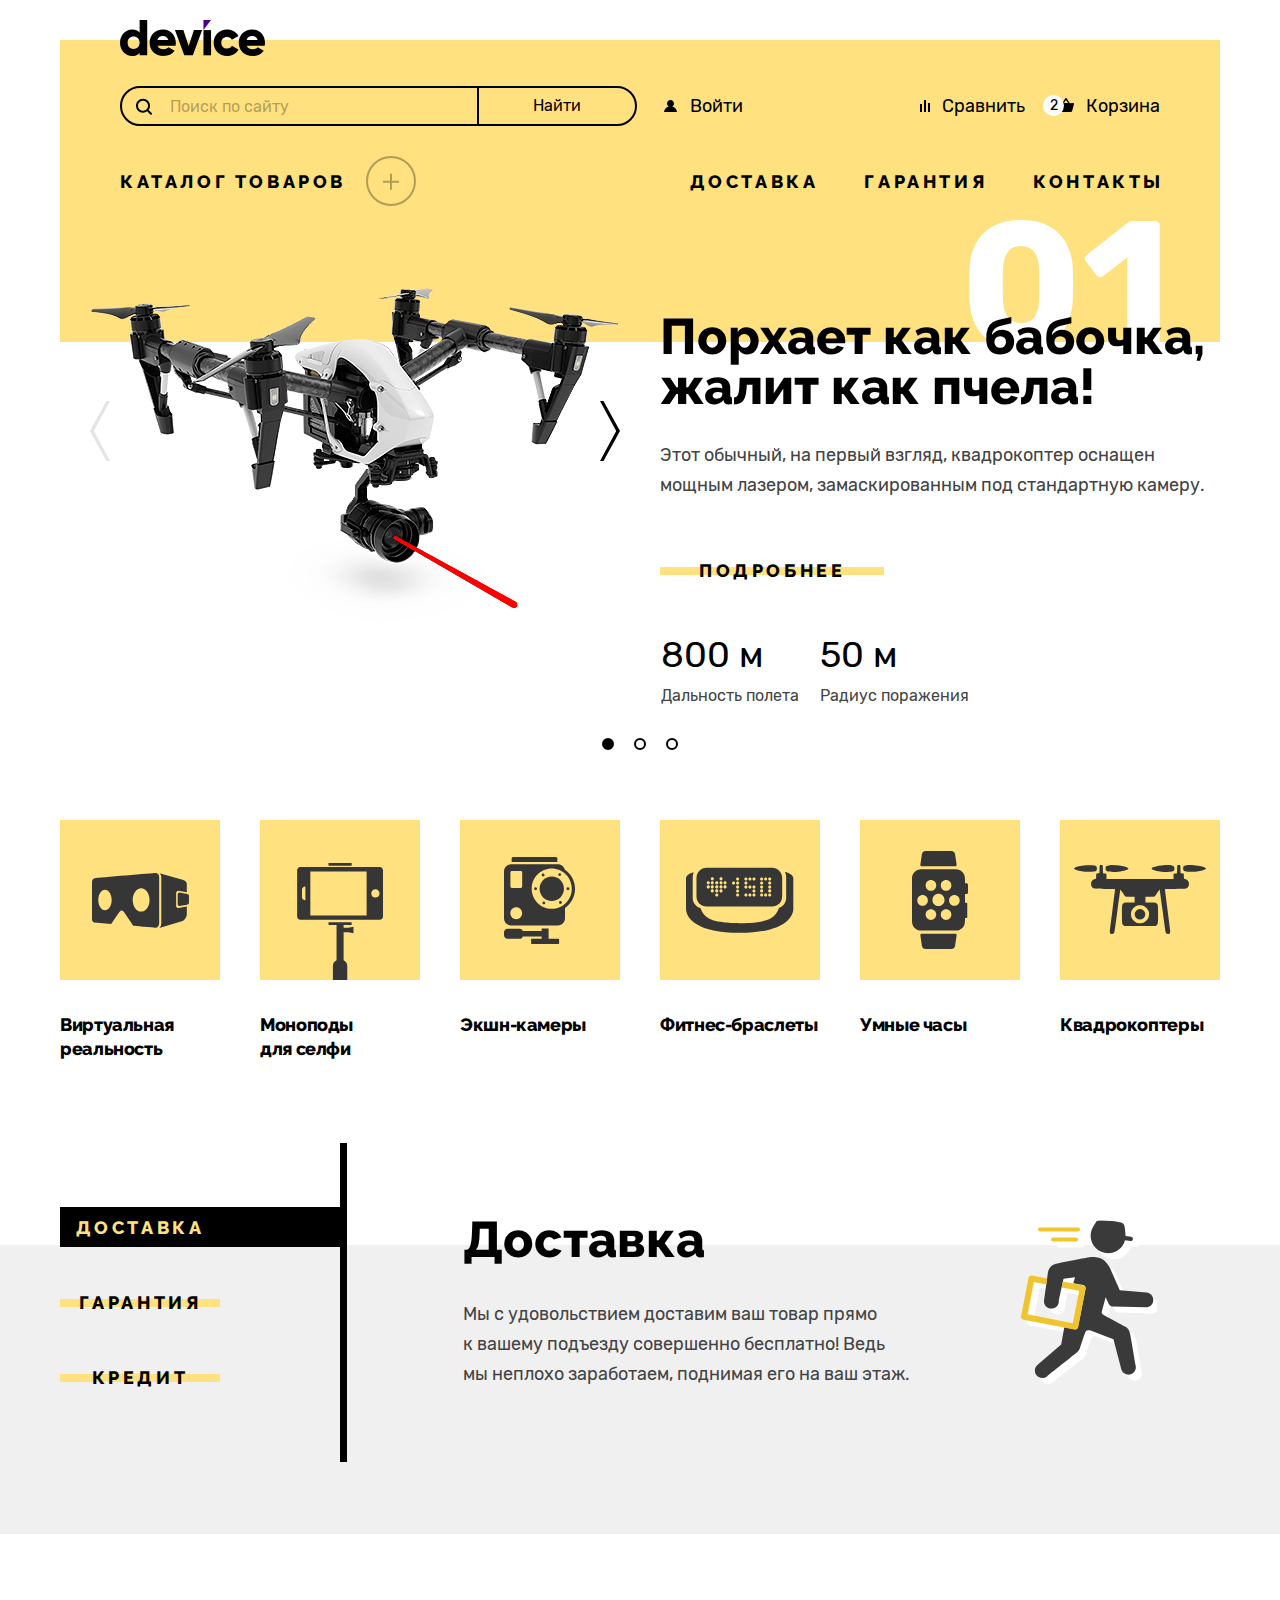
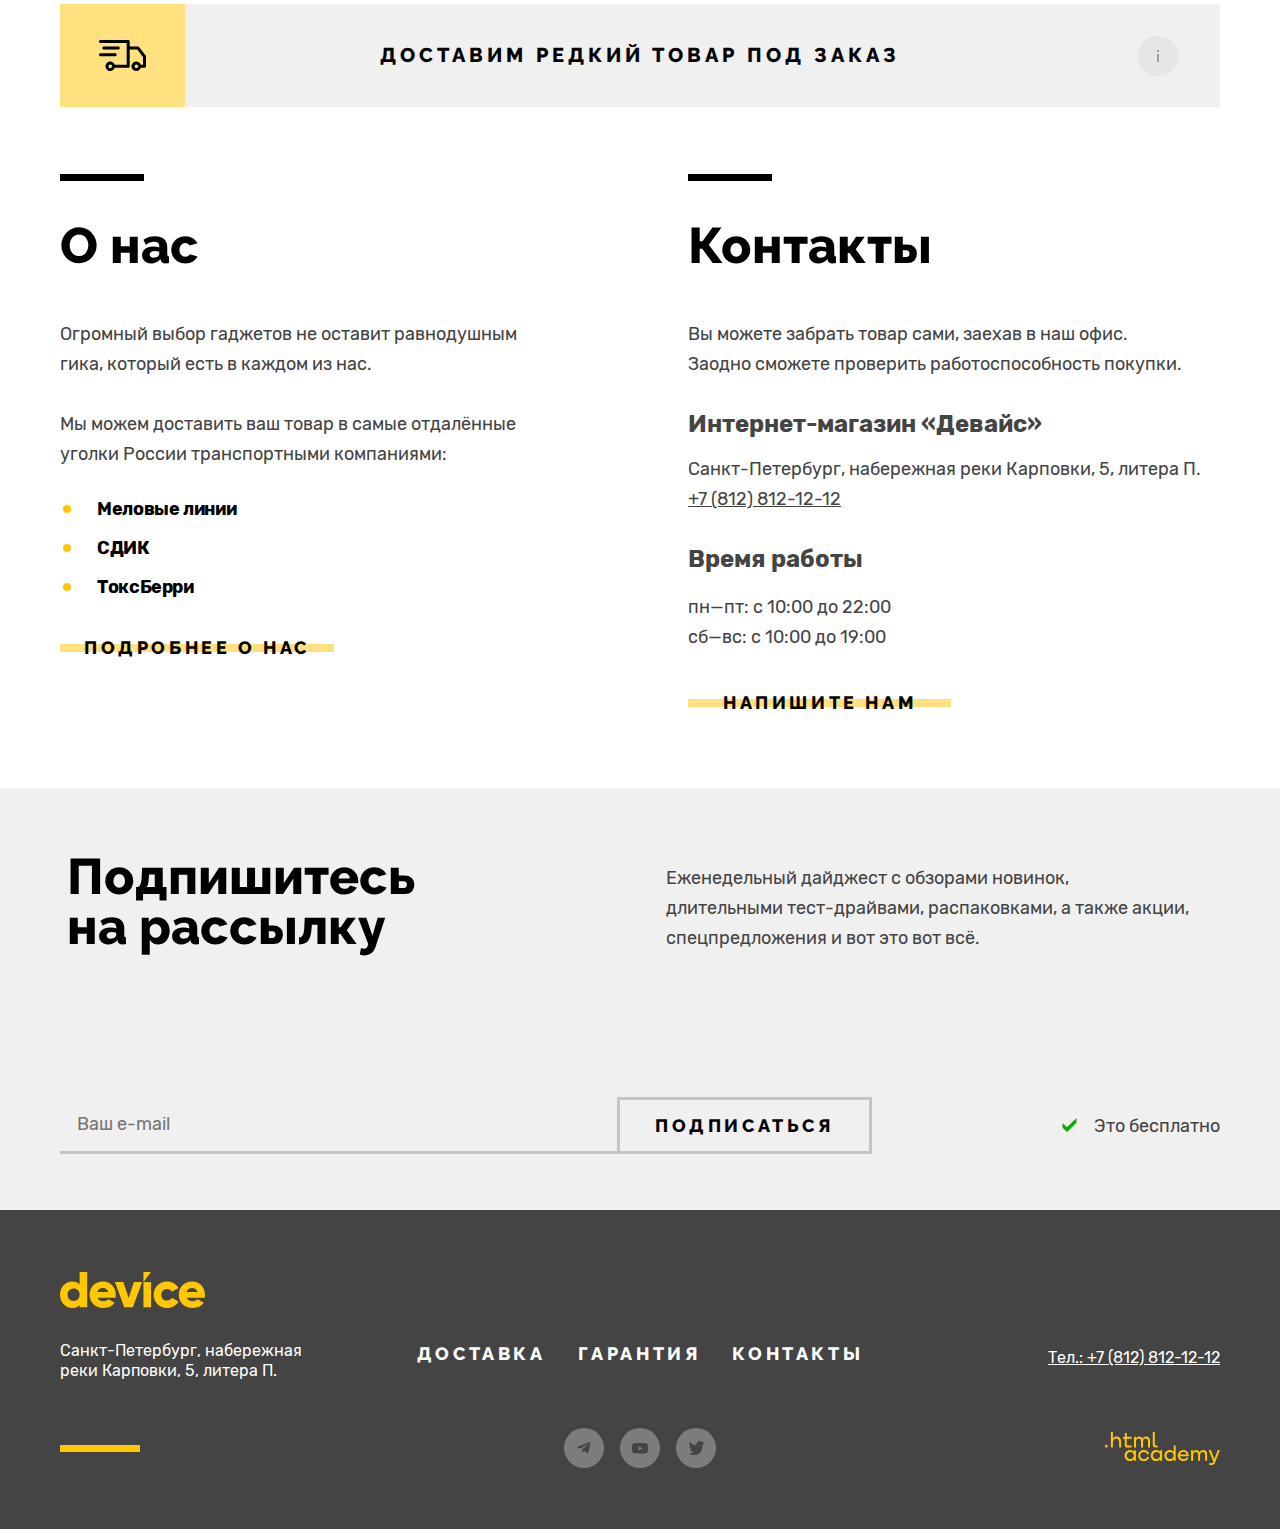
<file: index.html>
<!DOCTYPE html>
<html lang="ru">

  <head>
    <meta charset="UTF-8" />
    <meta http-equiv="X-UA-Compatible" content="IE=edge" />
    <meta name="viewport" content="width=device-width, initial-scale=1.0" />
    <link rel="stylesheet" href="css/style.css" />
    <link rel="icon" type="image/png" sizes="32x32" href="images/favicon-32x32.png">
    <title>Device</title>
  </head>

  <body>
    <header class="header">
      <div class="container">
        <nav class="navigation">
          <a href="index.html" class="logo navigation__logo">
            <img src="images/logo.svg" alt="Device." width="145" height="36"/>
          </a>
          <div class="navigation__container">
            <form action="https://echo.htmlacademy.ru" method="GET" class="form">
              <div class="form__input-wrapper">
                <input type="search" name="search" id="search" placeholder="Поиск по сайту" class="form__search"
                  required />
              </div>
              <label for="search" class="visually-hidden">
                Поиск по сайту.</label>
              <button class="form__btn-search" type="submit">Найти</button>
            </form>
            <ul class="navigation__user-list navigation__user-list--log-in">
              <li class="navigation__user-item navigation__user-item--log-in">
                <a href="#"> Войти </a>
              </li>
            </ul>
            <ul class="navigation__user-list">
              <li class="navigation__user-item navigation__user-item--graph">
                <a href="#">Сравнить </a>
              </li>
              <li class="navigation__user-item navigation__user-item--cart">
                <a href="#">
                  Корзина
                  <span class="navigation__number"> 2 </span>
                </a>
                <div class="popover popover-cart">
                  <ul class="popover-cart__list">
                    <li class="popover-cart__item">
                      <a href="#" class="popover-cart__link">
                        <img src="images/product-2.jpg" alt="Продукт." width="39" height="43" />
                        <p class="popover-cart__title">
                          Любительская селфи-палка
                        </p>
                      </a>
                      <button class="popover-cart__item-delete" type="button">
                        <span class="visually-hidden"> Удалить.</span>
                      </button>
                    </li>
                    <li class="popover-cart__item">
                      <a href="#" class="popover-cart__link">
                        <img src="images/product-1.jpg" alt="Продукт." width="39" height="43" />
                        <p class="popover-cart__title">
                          Профессиональная селфи-палка
                        </p>
                      </a>
                      <button class="popover-cart__item-delete" type="button">
                        <span class="visually-hidden"> Удалить.</span>
                      </button>
                    </li>
                  </ul>
                  <div class="popover-cart__shop-container">
                    <div class="popover-cart__number-shop">
                      <span> Товаров: </span>
                      <span> 2 </span>
                    </div>
                    <div class="popover-cart__total-price">
                      <span> Сумма: </span>
                      <span> 2000 ₽ </span>
                    </div>
                  </div>
                  <div class="popover-cart__wrapper">
                    <a href="#" class="popover-cart__btn"> Открыть корзину </a>
                  </div>
                </div>
              </li>
            </ul>
          </div>
          <ul class="navigation__list">
            <li class="navigation__item navigation__item--popover">
              <a href="#"> Каталог товаров </a>
              <div class="navigation__popover-container">
                <ul class="navigation__popover-list">
                  <li class="navigation__popover-item">
                    <a href="#"> Виртуальная реальность </a>
                  </li>
                  <li class="navigation__popover-item">
                    <a href="catalog.html"> Моноподы для cелфи </a>
                  </li>
                  <li class="navigation__popover-item">
                    <a href="#"> Экшн-камеры </a>
                  </li>
                </ul>
                <ul class="navigation__popover-list">
                  <li class="navigation__popover-item">
                    <a href="#"> Фитнес-браслеты </a>
                  </li>
                  <li class="navigation__popover-item">
                    <a href="#"> Умные часы </a>
                  </li>
                </ul>
                <ul class="navigation__popover-list">
                  <li class="navigation__popover-item">
                    <a href="#"> Квадрокоптеры </a>
                  </li>
                </ul>
              </div>
            </li>
            <li class="navigation__item">
              <a href="#courier" class="link-services"> Доставка </a>
            </li>
            <li class="navigation__item">
              <a href="#guarantee-item" id="guarantee-link" class="link-services"> Гарантия </a>
            </li>
            <li class="navigation__item">
              <a href="#"> Контакты </a>
            </li>
          </ul>
        </nav>
      </div>
    </header>
    <main class="main">
      <h1 class="visually-hidden">
        Магазин электронных товаров "Device"
      </h1>
      <section class="slider">
        <h2 class="visually-hidden">
          популярные товары
        </h2>
        <div class="container slider__container">
          <ol class="slider__wrapper">
            <li class="slider__item  slider__item--active">
              <span class="slider__item-number">01</span>
              <div class="popular">
                <div class="popular__image">
                  <img src="images/slider-1.png" alt="Квадрокоптер." width="560" height="560">
                </div>
                <div class="popular__content">
                  <h3 class="popular__title">
                    Порхает как бабочка, жалит как пчела!
                  </h3>
                  <p class="popular__description">
                    Этот обычный, на первый взгляд, квадрокоптер оснащен мощным лазером, замаскированным под стандартную
                    камеру.
                  </p>
                  <a href="#" class="popular__link btn-yellow">
                    <span>Подробнее</span>
                  </a>
                  <table class="popular__table">
                    <tr>
                      <td> 800 м</td>
                      <td> 50 м</td>
                    </tr>
                    <tr>
                      <th> Дальность полета</th>
                      <th> Радиус поражения</th>
                    </tr>
                  </table>
                </div>
              </div>
            </li>
            <!-- 2 -->
            <li class="slider__item">
              <span class="slider__item-number">02</span>
              <div class="popular">
                <div class="popular__image">
                  <img src="images/slider-2.png" alt="Фитнес-браслет." width="560" height="560">
                </div>
                <div class="popular__content">
                  <h3 class="popular__title">
                    Худеем правильно!
                  </h3>
                  <p class="popular__description">
                    Мотивирующие фитнес-браслеты помогут найти в себе силы не пропускать занятия и соблюдать диету.
                  </p>
                  <a href="#" class="popular__link btn-yellow">
                    <span>Подробнее</span>
                  </a>
                  <table class="popular__table">
                    <tr>
                      <td> 48 часов</td>
                    </tr>
                    <tr>
                      <th> Без подзарядки</th>
                    </tr>
                  </table>
                </div>
              </div>
            </li>
            <!-- 3 -->
            <li class="slider__item">
              <span class="slider__item-number">03</span>
              <div class="popular">
                <div class="popular__image">
                  <img src="images/slider-3.png" alt="Селфи-палка." width="560" height="560">
                </div>
                <div class="popular__content">
                  <h3 class="popular__title">
                    Делай селфи, как Бен Стиллер!
                  </h3>
                  <p class="popular__description">
                    Самая длинная палка для селфи доступна в нашем магазине. Восемь (Восемь, Карл!) метров длиной и
                    весом всего 5 кг.
                  </p>
                  <a href="#" class="popular__link btn-yellow">
                    <span>Подробнее</span>
                  </a>
                  <table class="popular__table">
                    <tr>
                      <td> 8,5 м </td>
                      <td> 5 кг</td>
                      <td> Карбон</td>
                    </tr>
                    <tr>
                      <th> Длина палки </th>
                      <th> Вес палки</th>
                      <th> Материал</th>
                    </tr>
                  </table>
                </div>
              </div>
            </li>
          </ol>
          <div class="slider__arrows">
            <button class="slider__arrow slider__arrow--prev" type="button">
              <span class="visually-hidden"> Предыдущий слайд. </span>
            </button>
            <button class="slider__arrow slider__arrow--next" type="button">
              <span class="visually-hidden"> Следующий слайд. </span>
            </button>
          </div>
          <div class="slider__pagination">
            <button class="slider__bullet slider__bullet--active" type="button">
              <span class="visually-hidden">
                Первый слайд.
              </span>
            </button>
            <button class="slider__bullet" type="button">
              <span class="visually-hidden">
                Второй слайд.
              </span>
            </button>
            <button class="slider__bullet" type="button">
              <span class="visually-hidden">
                Третий слайд.
              </span>
            </button>
          </div>
        </div>
      </section>
      <section class="category">
        <h2 class="visually-hidden"> Категории товаров. </h2>
        <div class="category__container container">
          <ul class="category__list">
            <li class="category__item category__item--vr-glass">
              <a href="#">
                Виртуальная реальность
              </a>
            </li>
            <li class="category__item category__item--monopod">
              <a href="catalog.html">
                Моноподы для&nbsp;селфи
              </a>
            </li>
            <li class="category__item category__item--camera">
              <a href="#">
                Экшн-камеры
              </a>
            </li>
            <li class="category__item category__item--bracer">
              <a href="#">
                Фитнес-браслеты
              </a>
            </li>
            <li class="category__item category__item--watch">
              <a href="#">
                Умные часы
              </a>
            </li>
            <li class="category__item category__item--quadrocopter">
              <a href="#">
                Квадрокоптеры
              </a>
            </li>
          </ul>
        </div>
      </section>

<!-- размечаю сервис -->

      <section class="services">
        <h2 class="visually-hidden"> Cервис. </h2>
        <div class="services__container container">
          <ul class="services__tab-btn">
            <li class="services__btn-wrapper">
              <button class="services__btn services__btn--active" type="button" data-services="courier">
                <span>Доставка</span>
              </button>
            </li>
            <li class="services__btn-wrapper">
              <button class="services__btn" type="button" data-services="guarantee-item">
                <span>Гарантия</span>
              </button>
            </li>
            <li class="services__btn-wrapper">
              <button class="services__btn" type="button">
                <span>Кредит</span>
              </button>
            </li>
          </ul>
          <ul class="services__tab-content">
            <li class="services__item services__item--courier services__item--active" id="courier">
              <h3 class="services__title">
                Доставка
              </h3>
              <p class="services__description">
                Мы с удовольствием доставим ваш товар прямо к&nbsp;вашему подъезду совершенно бесплатно! Ведь мы&nbsp;неплохо заработаем, поднимая его на ваш этаж.
              </p>
            </li>
            <li class="services__item services__item--mobile" id="guarantee-item">
              <h3 class="services__title">
                Гарантия
              </h3>
              <p class="services__description">
                Если из-за возгорания купленного у нас товара у вас сгорит дом — не переживайте, мы выдадим вам новый. Товар, не дом, конечно же.
              </p>
            </li>
            <li class="services__item services__item--manager">
              <h3 class="services__title">
                Кредит
              </h3>
              <p class="services__description">
                Залезть в долговую яму стало проще! Кредитные консультанты подберут для вас наиболее выгодные условия кредита. Выгодные для банка, разумеется.
              </p>
            </li>
          </ul>
        </div>
      </section>
      <!-- див для кнопки -->
      <div class="container">
        <button class="rare-btn" type="button">
          Доставим редкий товар под заказ
          <span class="rare-btn__info"></span> <!-- пустой спан потому что не хватает 2-ух псевдоэлементов -->
        </button>
      </div>
      <section class="info">
        <h2 class="visually-hidden"> Информация. </h2>
        <div class="info__container container">
          <div class="info__content info__content--about">
            <h3 class="info__title">
              О нас
            </h3>
            <p>
              Огромный выбор гаджетов не оставит равнодушным <br>гика, который есть в каждом из нас.
            </p>
            <p>
              Мы можем доставить ваш товар в самые отдалённые <br>уголки России транспортными компаниями:
            </p>
            <ul>
              <li>
                Меловые линии
              </li>
              <li>
                СДИК
              </li>
              <li>
                ТоксБерри
              </li>
            </ul>
            <a href="#" class="info__btn btn-yellow">
              <span>Подробнее о нас</span>
            </a>
          </div>
          <div class="info__content info__content--contacts">
            <h3 class="info__title">
              Контакты
            </h3>
            <p>
              Вы можете забрать товар сами, заехав в наш офис. <br>Заодно сможете проверить работоспособность покупки.
            </p>
            <h4>
              Интернет-магазин «Девайс»
            </h4>
            <address class="info__address">
              Санкт-Петербург, набережная реки Карповки, 5, литера П.
            </address>
            <a href="tel:+78128121212" class="info__phone"> +7 (812) 812-12-12</a>
            <h4>
              Время работы
            </h4>
            <p>
              пн—пт: с <time>10:00</time> до <time>22:00</time><br>
              сб—вс: с <time>10:00</time> до <time>19:00</time>
            </p>
            <a href="#" class="info__btn btn-yellow">
              <span>Напишите нам</span>
            </a>
          </div>
        </div>
      </section>
      <!-- рассылка -->
      <section class="subscribel">
        <div class="container subscribel__container">
          <h2>
            Подпишитесь на рассылку
          </h2>
          <p>
            Еженедельный дайджест с обзорами новинок, <br>длительными тест-драйвами, распаковками, а также акции, спецпредложения и вот это вот всё.
          </p>
          <form action="https://echo.htmlacademy.ru" method="POST" class="form">
            <input type="email" id="email" placeholder="Ваш e-mail" class="form__input" name="email" required>
            <label for="email" class="visually-hidden">Введите почту для рассылки</label>
            <button class="form__submit" type="submit">
              Подписаться
            </button>
          </form>
          <span class="subscribel__free">
            Это бесплатно
          </span>
        </div>
      </section>
    </main>
    <footer class="footer">
      <div class="footer__container container">
        <div class="footer__contact">
          <a href="index.html" class="logo footer__logo">
            <img src="images/device-yellow.svg" alt="Device." width="145" height="36" />
          </a>
          <address class="footer__address">
            Санкт-Петербург, набережная реки Карповки, 5, литера П.
          </address>
        </div>
        <div class="footer__navigation">
          <ul class="footer__nav-list">
            <li class="footer__nav-item">
              <a href="#courier" class="link-services">
                Доставка
              </a>
            </li>
            <li class="footer__nav-item">
              <a href="#guarantee-item" class="link-services">
                Гарантия
              </a>
            </li>
            <li class="footer__nav-item">
              <a href="#">
                Контакты
              </a>
            </li>
          </ul>
          <ul class="social">
            <li class="social__item social__item--telegram">
              <a href="https://t.me/htmlacademy">
                <span class="visually-hidden">Telegram.</span>
              </a>
            </li>
            <li class="social__item social__item--youtube">
              <a href="https://www.youtube.com/user/htmlacademyru">
                <span class="visually-hidden">YouTube.</span>
              </a>
            </li>
            <li class="social__item social__item--twitter">
              <a href="https://twitter.com/htmlacademy_ru">
                <span class="visually-hidden">Twitter.</span>
              </a>
            </li>
          </ul>
        </div>
        <div class="footer__phone">
          <a href="tel:+78128121212" class="footer__phone-link">
            Тел.: +7 (812) 812-12-12
          </a>
          <a href="https://htmlacademy.ru/" class="footer__logo-yellow">
            <svg width="115" height="33" viewBox="0 0 115 33" fill="none" xmlns="http://www.w3.org/2000/svg">
              <path d="M0 12.9V15.5H2.5V12.9H0Z" fill="#FFC700"/>
              <path d="M11.6 4.5C10 4.5 8.8 5.2 8 6.2H7.9V0H5.9V15.5H7.9V10.2C7.9 8.1 9.2 6.6 11.2 6.6C13 6.6 14.1 8 14.1 9.8V15.5H16.1V9.4C16.2 6.4 14.3 4.5 11.6 4.5Z" fill="#FFC700"/>
              <path d="M26.6 4.8H21.8V1.1H19.8V4.9H17.9V6.9H19.8V12.9C19.8 14.6 20.8 15.6 22.5 15.6H26.6V13.6H22.9C22.2 13.6 21.8 13.2 21.8 12.5V6.8H26.6V4.8Z" fill="#FFC700"/>
              <path d="M41.1 4.6C39.5 4.6 38.2 5.4 37.6 6.7H37.5C36.9 5.5 35.7 4.6 34.1 4.6C32.7 4.6 31.6 5.4 31 6.4H30.9V4.8H29V15.4H31V10C31 8 32 6.5 33.6 6.5C35.1 6.5 36 7.5 36 9.1V15.4H38V9.8C38 7.4 39.4 6.5 40.6 6.5C42.1 6.5 43 7.5 43 9.1V15.4H45V8.9C45.1 6.4 43.6 4.6 41.1 4.6Z" fill="#FFC700"/>
              <path d="M47.8 12.7C47.8 14.4 48.8 15.4 50.6 15.4H52.6V13.4H50.9C50.2 13.4 49.8 13 49.8 12.3V0H47.8V12.7Z" fill="#FFC700"/>
              <path d="M28.9 19.7C28 18.6 26.7 17.9 25 17.9C21.9 17.9 19.6 20.2 19.6 23.5C19.6 26.8 21.9 29.1 25 29.1C26.8 29.1 28 28.3 28.8 27.2H28.9V28.8H30.9V18.2H28.9V19.7ZM25.3 27.1C23.1 27.1 21.7 25.5 21.7 23.5C21.7 21.5 23.1 19.9 25.3 19.9C27.5 19.9 28.9 21.5 28.9 23.5C28.9 25.4 27.5 27.1 25.3 27.1Z" fill="#FFC700"/>
              <path d="M44.2 22C43.7 19.6 41.6 17.9 38.8 17.9C35.4 17.9 33.2 20.4 33.2 23.5C33.2 26.6 35.4 29.1 38.8 29.1C41.6 29.1 43.7 27.3 44.2 24.9H42.1C41.7 26.2 40.4 27.2 38.8 27.2C36.6 27.2 35.2 25.6 35.2 23.6C35.2 21.6 36.6 20 38.8 20C40.4 20 41.6 21 42.1 22.2H44.2V22Z" fill="#FFC700"/>
              <path d="M55.1 19.7C54.2 18.6 52.9 17.9 51.2 17.9C48.1 17.9 45.8 20.2 45.8 23.5C45.8 26.8 48.1 29.1 51.2 29.1C53 29.1 54.2 28.3 55 27.2H55.1V28.8H57.1V18.2H55.1V19.7ZM51.5 27.1C49.3 27.1 47.9 25.5 47.9 23.5C47.9 21.5 49.3 19.9 51.5 19.9C53.7 19.9 55.1 21.5 55.1 23.5C55.1 25.4 53.6 27.1 51.5 27.1Z" fill="#FFC700"/>
              <path d="M68.7 19.8C67.8 18.7 66.5 17.9 64.8 17.9C61.7 17.9 59.4 20.2 59.4 23.5C59.4 26.8 61.6 29.1 64.8 29.1C66.5 29.1 67.8 28.3 68.6 27.3H68.7V28.8H70.7V13.4H68.7V19.8ZM65.1 27.1C62.9 27.1 61.5 25.5 61.5 23.5C61.5 21.5 62.9 19.9 65.1 19.9C67.3 19.9 68.7 21.5 68.7 23.5C68.6 25.5 67.2 27.1 65.1 27.1Z" fill="#FFC700"/>
              <path d="M78.3 17.9C75 17.9 72.8 20.4 72.8 23.5C72.8 26.5 74.9 29.1 78.3 29.1C80.8 29.1 82.8 27.8 83.5 25.5H81.4C80.9 26.5 79.8 27.1 78.4 27.1C76.5 27.1 75.1 25.8 75 24.2H83.8C84 20.6 81.8 17.9 78.3 17.9ZM78.3 19.8C80 19.8 81.3 20.8 81.6 22.4H75.1C75.4 20.9 76.6 19.8 78.3 19.8Z" fill="#FFC700"/>
              <path d="M98.2 17.9C96.6 17.9 95.3 18.7 94.6 19.9H94.5C93.9 18.7 92.7 17.9 91.1 17.9C89.7 17.9 88.6 18.6 88 19.7V18.2H86.1V28.8H88.1V23.4C88.1 21.4 89.1 20 90.7 19.9C92.2 19.9 93.1 20.9 93.1 22.5V28.8H95.1V23.2C95.1 20.8 96.5 19.9 97.7 19.9C99.2 19.9 100.1 20.9 100.1 22.5V28.8H102.1V22.3C102.2 19.7 100.7 17.9 98.2 17.9Z" fill="#FFC700"/>
              <path d="M109.4 27L105.8 18.1H103.6L108.4 29.7C108.1 30.6 107.7 30.9 106.7 30.9H104.2V32.9H106.7C108.5 32.9 109.5 32.1 110.2 30.3L114.9 18.1H112.8L109.4 27Z" fill="#FFC700"/>
            </svg>
          </a>
        </div>
      </div>
    </footer>
    <div class="modal modal--close">
      <div class="modal__wrapper">
        <button class="modal__btn-close" aria-label="Закрыть." type="button">
        </button>
        <div class="modal__content">
          <section class="form-delivery">
            <h2 class="form-delivery__title">
              Доставка под заказ
            </h2>
            <form action="https://echo.htmlacademy.ru" class="form-delivery__form" method="POST">
              <div class="form-delivery__wrapper">
                <label for="name" class="form-delivery__label">
                  Ваше имя:
                </label>
                <input type="text" id="name" name="name" class="form-delivery__input form-delivery__input--name" placeholder="Введите имя" required>
                <span class="form-delivery__alert">Добавьте имя </span>
              </div>
              <div class="form-delivery__wrapper">
                <label for="delivery-email" class="form-delivery__label">
                  Ваш e-mail:
                </label>
                <input type="email" id="delivery-email" name="email" class="form-delivery__input form-delivery__input--email form-delivery__input--invalid" placeholder="Введите e-mail" required>
                <span class="form-delivery__alert">Забавный у вас адрес </span>
              </div>
              <div class="form-delivery__wrapper">
                <label for="message" class="form-delivery__label">
                  Что нужно привезти:
                </label>
                <input type="text" id="message" name="message" class="form-delivery__input form-delivery__input--message" placeholder="В свободной форме" required>
              </div>
              <div class="form-delivery__wrapper">
                <div class="form-delivery__tooltip">
                  <label for="number" class="form-delivery__label">
                    Количество:
                  </label>
                  <div class="form-delivery__tooltip-wrapper">
                    <button type="button" class="form-delivery__tooltip-btn">
                      
                    </button>
                    <div class="form-delivery__tooltip-content">
                      <p>
                        Постараемся найти, сколько нужно. Привезём сколько получится по требованиям к&nbsp;провозу багажа.
                      </p>
                    </div>
                  </div>
                </div>
                <div class="form-delivery__number-wrapper">
                  <button class="form-delivery__number-btn form-delivery__number-btn--minus" type="button" aria-label="Минус.">

                  </button>
                  <input type="number" id="number" name="quantity" value="1" class="form-delivery__input form-delivery__input--quantity" required>
                  <button class="form-delivery__number-btn form-delivery__number-btn--plus" type="button" aria-label="Плюс.">

                  </button>
                </div>
              </div>
              <div class="form-delivery__submit-wrapper">
                <button class="form-delivery__submit btn-yellow" type="submit">
                  <span> Отправить</span>
                </button>
              </div>
            </form>
          </section>
        </div>
      </div>
    </div>
    <script src="js/script.js"></script>
  </body>

</html>
</file>
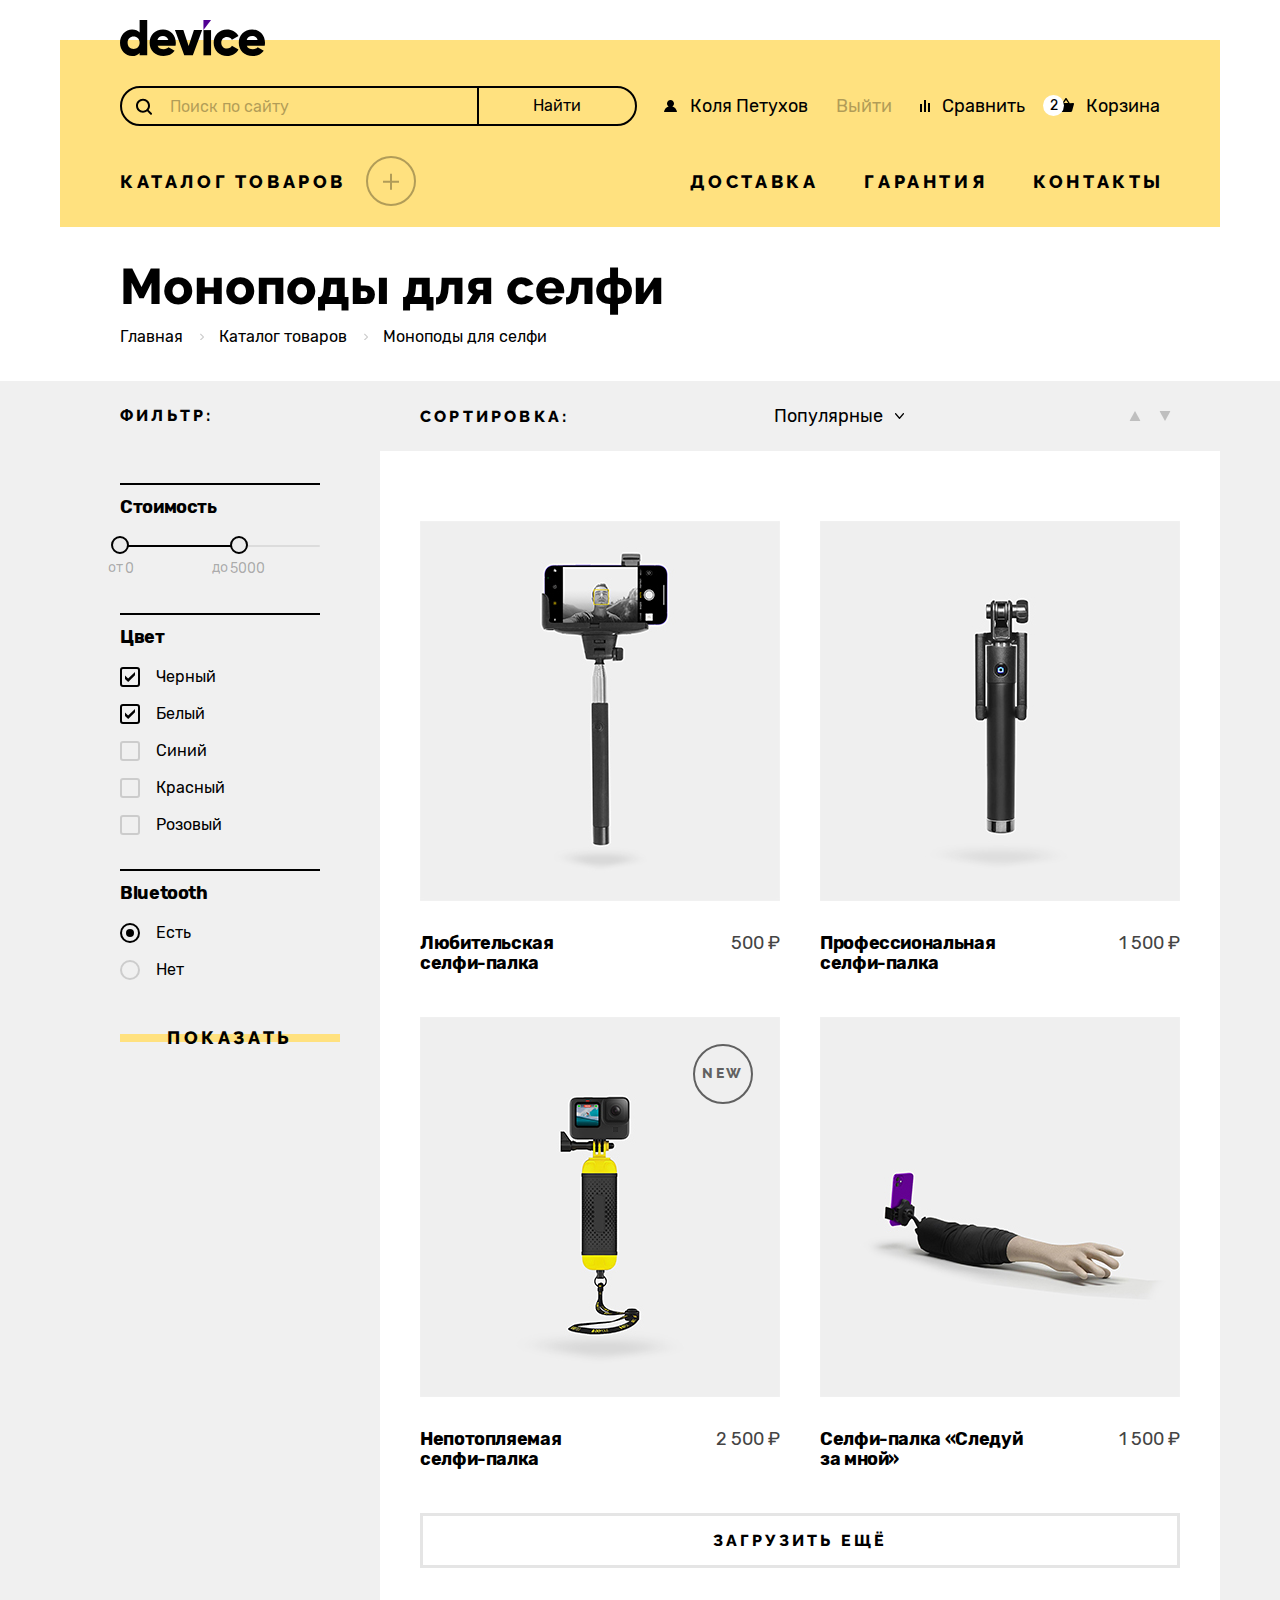
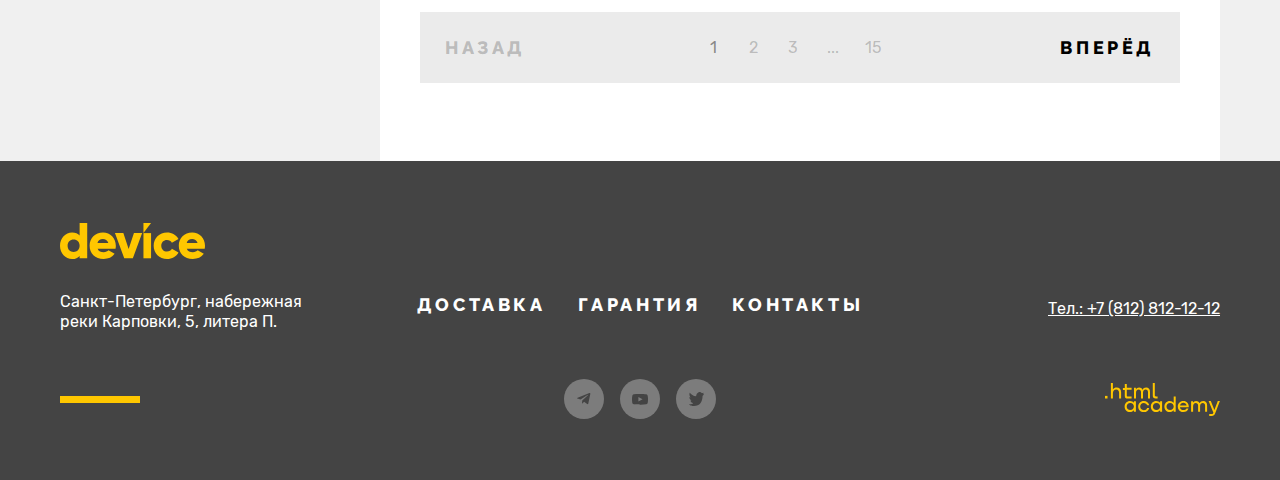
<file: catalog.html>
<!DOCTYPE html>
<html lang="ru">

  <head>
    <meta charset="UTF-8" />
    <meta http-equiv="X-UA-Compatible" content="IE=edge" />
    <meta name="viewport" content="width=device-width, initial-scale=1.0" />
    <link rel="icon" type="image/png" sizes="32x32" href="images/favicon-32x32.png">
    <link rel="stylesheet" href="css/style.css" />
    <title>Device</title>
  </head>
  <body>
    <header class="header">
      <div class="container">
        <nav class="navigation navigation--inner">
          <a href="index.html" class="logo navigation__logo">
            <img src="images/logo.svg" alt="Device." width="145" height="36" />
          </a>
          <div class="navigation__container">
            <form action="https://echo.htmlacademy.ru" method="GET" class="form">
              <div class="form__input-wrapper">
                <input type="search" name="search" id="search" placeholder="Поиск по сайту" class="form__search"
                  required />
              </div>
              <label for="search" class="visually-hidden">
                Поиск по сайту.</label>
              <button class="form__btn-search" type="submit">Найти</button>
            </form>
            <ul class="navigation__user-list navigation__user-list--log-in">
              <li class="navigation__user-item navigation__user-item--log-in">
                <a href="#"> Коля Петухов </a>
              </li>
              <li class="navigation__user-item navigation__user-item--log-out">
                <a href="#"> Выйти </a>
              </li>
            </ul>
            <ul class="navigation__user-list">
              <li class="navigation__user-item navigation__user-item--graph">
                <a href="#">Сравнить </a>
              </li>
              <li class="navigation__user-item navigation__user-item--cart">
                <a href="#">
                  Корзина
                  <span class="navigation__number"> 2 </span>
                </a>
                <div class="popover popover-cart">
                  <ul class="popover-cart__list">
                    <li class="popover-cart__item">
                      <a href="#" class="popover-cart__link">
                        <img src="images/product-2.jpg" alt="Продукт." width="39" height="43" />
                        <p class="popover-cart__title">
                          Любительская селфи-палка
                        </p>
                      </a>
                      <button class="popover-cart__item-delete" type="button">
                        <span class="visually-hidden"> Удалить.</span>
                      </button>
                    </li>
                    <li class="popover-cart__item">
                      <a href="#" class="popover-cart__link">
                        <img src="images/product-1.jpg" alt="Продукт." width="39" height="43" />
                        <p class="popover-cart__title">
                          Профессиональная селфи-палка
                        </p>
                      </a>
                      <button class="popover-cart__item-delete" type="button">
                        <span class="visually-hidden"> Удалить.</span>
                      </button>
                    </li>
                  </ul>
                  <div class="popover-cart__shop-container">
                    <div class="popover-cart__number-shop">
                      <span> Товаров: </span>
                      <span> 2 </span>
                    </div>
                    <div class="popover-cart__total-price">
                      <span> Сумма: </span>
                      <span> 2000 ₽ </span>
                    </div>
                  </div>
                  <div class="popover-cart__wrapper">
                    <a href="#" class="popover-cart__btn"> Открыть корзину </a>
                  </div>
                </div>
              </li>
            </ul>
          </div>
          <ul class="navigation__list">
            <li class="navigation__item navigation__item--popover">
              <a href="#"> Каталог товаров </a>
              <div class="navigation__popover-container">
                <ul class="navigation__popover-list">
                  <li class="navigation__popover-item">
                    <a href="#"> Виртуальная реальность </a>
                  </li>
                  <li class="navigation__popover-item navigation__popover-item--active">
                    <a href="#"> Моноподы для cелфи </a>
                  </li>
                  <li class="navigation__popover-item">
                    <a href="#"> Экшн-камеры </a>
                  </li>
                </ul>
                <ul class="navigation__popover-list">
                  <li class="navigation__popover-item">
                    <a href="#"> Фитнес-браслеты </a>
                  </li>
                  <li class="navigation__popover-item">
                    <a href="#"> Умные часы </a>
                  </li>
                </ul>
                <ul class="navigation__popover-list">
                  <li class="navigation__popover-item">
                    <a href="#"> Квадрокоптеры </a>
                  </li>
                </ul>
              </div>
            </li>
            <li class="navigation__item">
              <a href="index.html#courier"> Доставка </a>
            </li>
            <li class="navigation__item">
              <a href="#"> Гарантия </a>
            </li>
            <li class="navigation__item">
              <a href="#"> Контакты </a>
            </li>
          </ul>
        </nav>
      </div>
    </header>
    <main>
      <header class="header-inner">
        <div class="header-inner__container container">
          <h1>Моноподы для селфи</h1>
          <ul class="breadcrumbs">
            <li class="breadcrumbs__item">
              <a href="index.html">Главная </a>
            </li>
            <li class="breadcrumbs__item">
              <a href="#">Каталог товаров </a>
            </li>
            <li class="breadcrumbs__item">
              <a> Моноподы для селфи</a>
            </li>
          </ul>
        </div>
      </header>
      <div class="catalog">
        <div class="catalog__container container">
          <div class="catalog__form">
            <h2>
              фильтр:
            </h2>
            <form action="https://echo.htmlacademy.ru" method="GET" class="form-filter">
              <div class="form-filter__fieldset-wrapper">
                <fieldset class="form-filter__fieldset">
                  <legend class="form-filter__legend">
                    Стоимость
                  </legend>
                  <div class="form-filter__range">
                    <div class="form-filter__range-scale">
                      <div class="form-filter__range-bar" style="left: 0; width: 119px;">
                        <button class="form-filter__range-toggle form-filter__range-toggle--min" type="button">
                          <span class="visually-hidden">Изменить минимальную цену.</span>
                        </button>
                        <button class="form-filter__range-toggle form-filter__range-toggle--max" type="button">
                          <span class="visually-hidden">Изменить максимальную цену.</span>
                        </button>
                      </div>
                    </div>

                    <div class="form-filter__range-wrapper-inputs">
                      <label class="form-filter__catalog-filter-label form-filter__catalog-filter-label--min">
                        от <input class="form-filter__range-input" type="number" value="0" name="min-price">
                      </label>
                      <label class="form-filter__catalog-filter-label form-filter__catalog-filter-label--max">
                        до <input class="form-filter__range-input " type="number" value="5000" name="max-price" style="width: 45px">
                      </label>
                    </div>
                  </div>
                </fieldset>
              </div>
              <div class="form-filter__fieldset-wrapper">
                <fieldset class="form-filter__fieldset">
                  <legend class="form-filter__legend">
                    Цвет
                  </legend>
                  <ul class="form-filter__list">
                    <li class="form-filter__item">
                      <input type="checkbox" name="black" id="black" class="visually-hidden form-filter__checkbox" checked>
                      <label for="black" class="form-filter__label form-filter__label--checkbox">Черный </label>
                    </li>
                    <li class="form-filter__item">
                      <input type="checkbox" name="white" id="white" class="visually-hidden form-filter__checkbox" checked>
                      <label for="white" class="form-filter__label form-filter__label--checkbox">Белый </label>
                    </li>
                    <li class="form-filter__item">
                      <input type="checkbox" name="blue" id="blue" class="visually-hidden form-filter__checkbox">
                      <label for="blue" class="form-filter__label form-filter__label--checkbox">Синий </label>
                    </li>
                    <li class="form-filter__item">
                      <input type="checkbox" name="red" id="red" class="visually-hidden form-filter__checkbox">
                      <label for="red" class="form-filter__label form-filter__label--checkbox">Красный </label>
                    </li>
                    <li class="form-filter__item">
                      <input type="checkbox" name="pink" id="pink" class="visually-hidden form-filter__checkbox">
                      <label for="pink" class="form-filter__label form-filter__label--checkbox">Розовый </label>
                    </li>
                  </ul>
                </fieldset>
              </div>
              <div class="form-filter__fieldset-wrapper">
                <fieldset class="form-filter__fieldset">
                  <legend class="form-filter__legend">
                    Bluetooth
                  </legend>
                  <ul class="form-filter__list">
                    <li class="form-filter__item">
                      <input type="radio" name="bluetooth" value="yes" id="yes" class="visually-hidden form-filter__radio" checked>
                      <label for="yes" class="form-filter__label form-filter__label--radio"> Есть</label>
                    </li>
                    <li class="form-filter__item">
                      <input type="radio" name="bluetooth" value="no" id="no" class="visually-hidden form-filter__radio">
                      <label for="no" class="form-filter__label form-filter__label--radio"> Нет</label>
                    </li>
                  </ul>
                </fieldset>
              </div>
              <button class="form-filter__btn btn-yellow" type="submit">
               <span>Показать</span>
              </button>
            </form>
          </div>
          <div class="catalog__main">
            <div class="catalog__sort">
              <h2 class="catalog__sort-title">
                сортировка:
              </h2>
              <select name="select" id="select" class="catalog__select">
                <option value="popular">
                  Популярные
                </option>
                <option value="cool">
                  Крутые
                </option>
                <option value="Sale">
                  Скидка
                </option>
              </select>
              <div class="catalog__sort-btns">
                <a href="#" aria-label="По возростанию." class="catalog__sort-btn catalog__sort-btn--sort-up">

                </a>
                <a href="#" aria-label="По убыванию." class="catalog__sort-btn catalog__sort-btn--sort-down">

                </a>
              </div>
            </div>
            <div class="catalog__shop">
              <ul class="catalog__list">
                <li class="catalog__item">
                  <a href="#" class="product">
                    <div class="product__image-wrapper">
                      <img src="images/product-2.jpg" alt="Продукт." class="product__img" width="360" height="380">
                      <span class="product__link btn-yellow"> <span> Подробнее </span> </span>
                    </div>
                    <div class="product__description">
                      <h2 class="product__title">
                        Любительская<br> селфи-палка
                      </h2>
                      <p class="product__price">
                        500 ₽
                      </p>
                    </div>
                  </a>
                </li>
                <li class="catalog__item">
                  <a href="#" class="product">
                    <div class="product__image-wrapper">
                      <img src="images/product-1.jpg" alt="Продукт." class="product__img" width="360" height="380">
                      <span class="product__link btn-yellow"> <span> Подробнее </span> </span>
                    </div>
                    <div class="product__description">
                      <h2 class="product__title">
                        Профессиональная<br> селфи-палка
                      </h2>
                      <p class="product__price">
                        1 500 ₽
                      </p>
                    </div>
                  </a>
                </li>
                <li class="catalog__item">
                  <a href="#" class="product product--new">
                    <div class="product__image-wrapper">
                      <img src="images/product-3.jpg" alt="Продукт." class="product__img" width="360" height="380">
                      <span class="product__link btn-yellow"> <span> Подробнее </span> </span>
                    </div>
                    <div class="product__description">
                      <h2 class="product__title">
                        Непотопляемая<br> селфи-палка
                      </h2>
                      <p class="product__price">
                        2 500 ₽
                      </p>
                    </div>
                  </a>
                </li>
                <li class="catalog__item">
                  <a href="#" class="product">
                    <div class="product__image-wrapper">
                      <img src="images/product-4.jpg" alt="Продукт." class="product__img" width="360" height="380">
                      <span class="product__link btn-yellow"> <span> Подробнее </span> </span>
                    </div>
                    <div class="product__description">
                      <h2 class="product__title">
                        Селфи-палка «Следуй<br> за мной»
                      </h2>
                      <p class="product__price">
                        1 500 ₽
                      </p>
                    </div>
                  </a>
                </li>
              </ul>
              <button class="catalog__btn" type="button">
                Загрузить ещё
              </button>
              <div class="catalog__pagination pagination">
                <a class="pagination__btn pagination__btn--back pagination__btn--disabled">
                  Назад
                </a>
                <ul class="pagination__list">
                  <li>
                    <a class="pagination__link pagination__link--active" >
                      1
                    </a>
                  </li>
                  <li>
                    <a href="#" class="pagination__link">
                      2
                    </a>
                  </li>
                  <li>
                    <a href="#" class="pagination__link">
                      3
                    </a>
                  </li>
                  <li>
                    <a href="#" class="pagination__link">
                      ...
                    </a>
                  </li>
                  <li>
                    <a href="#" class="pagination__link">
                      15
                    </a>
                  </li>
                </ul>
                <a href="#" class="pagination__btn pagination__btn--next">
                  Вперёд
                </a>
              </div>
            </div>
          </div>
        </div>
      </div>
    </main>
    <footer class="footer">
      <div class="footer__container container">
        <div class="footer__contact">
          <a href="index.html" class="logo footer__logo">
            <img src="images/device-yellow.svg" alt="Device." width="145" height="36" />
          </a>
          <address class="footer__address">
            Санкт-Петербург, набережная реки Карповки, 5, литера П.
          </address>
        </div>
        <div class="footer__navigation">
          <ul class="footer__nav-list">
            <li class="footer__nav-item">
              <a href="#">
                Доставка
              </a>
            </li>
            <li class="footer__nav-item">
              <a href="#">
                Гарантия
              </a>
            </li>
            <li class="footer__nav-item">
              <a href="#">
                Контакты
              </a>
            </li>
          </ul>
          <ul class="social">
            <li class="social__item social__item--telegram">
              <a href="https://t.me/htmlacademy">
                <span class="visually-hidden">Telegram.</span>
              </a>
            </li>
            <li class="social__item social__item--youtube">
              <a href="https://www.youtube.com/user/htmlacademyru">
                <span class="visually-hidden">YouTube.</span>
              </a>
            </li>
            <li class="social__item social__item--twitter">
              <a href="https://twitter.com/htmlacademy_ru">
                <span class="visually-hidden">Twitter.</span>
              </a>
            </li>
          </ul>
        </div>
        <div class="footer__phone">
          <a href="tel:+78128121212" class="footer__phone-link">
            Тел.: +7 (812) 812-12-12
          </a>
          <a href="https://htmlacademy.ru/" class="footer__logo-yellow">
            <svg width="115" height="33" viewBox="0 0 115 33" fill="none" xmlns="http://www.w3.org/2000/svg">
              <path d="M0 12.9V15.5H2.5V12.9H0Z" fill="#FFC700"/>
              <path d="M11.6 4.5C10 4.5 8.8 5.2 8 6.2H7.9V0H5.9V15.5H7.9V10.2C7.9 8.1 9.2 6.6 11.2 6.6C13 6.6 14.1 8 14.1 9.8V15.5H16.1V9.4C16.2 6.4 14.3 4.5 11.6 4.5Z" fill="#FFC700"/>
              <path d="M26.6 4.8H21.8V1.1H19.8V4.9H17.9V6.9H19.8V12.9C19.8 14.6 20.8 15.6 22.5 15.6H26.6V13.6H22.9C22.2 13.6 21.8 13.2 21.8 12.5V6.8H26.6V4.8Z" fill="#FFC700"/>
              <path d="M41.1 4.6C39.5 4.6 38.2 5.4 37.6 6.7H37.5C36.9 5.5 35.7 4.6 34.1 4.6C32.7 4.6 31.6 5.4 31 6.4H30.9V4.8H29V15.4H31V10C31 8 32 6.5 33.6 6.5C35.1 6.5 36 7.5 36 9.1V15.4H38V9.8C38 7.4 39.4 6.5 40.6 6.5C42.1 6.5 43 7.5 43 9.1V15.4H45V8.9C45.1 6.4 43.6 4.6 41.1 4.6Z" fill="#FFC700"/>
              <path d="M47.8 12.7C47.8 14.4 48.8 15.4 50.6 15.4H52.6V13.4H50.9C50.2 13.4 49.8 13 49.8 12.3V0H47.8V12.7Z" fill="#FFC700"/>
              <path d="M28.9 19.7C28 18.6 26.7 17.9 25 17.9C21.9 17.9 19.6 20.2 19.6 23.5C19.6 26.8 21.9 29.1 25 29.1C26.8 29.1 28 28.3 28.8 27.2H28.9V28.8H30.9V18.2H28.9V19.7ZM25.3 27.1C23.1 27.1 21.7 25.5 21.7 23.5C21.7 21.5 23.1 19.9 25.3 19.9C27.5 19.9 28.9 21.5 28.9 23.5C28.9 25.4 27.5 27.1 25.3 27.1Z" fill="#FFC700"/>
              <path d="M44.2 22C43.7 19.6 41.6 17.9 38.8 17.9C35.4 17.9 33.2 20.4 33.2 23.5C33.2 26.6 35.4 29.1 38.8 29.1C41.6 29.1 43.7 27.3 44.2 24.9H42.1C41.7 26.2 40.4 27.2 38.8 27.2C36.6 27.2 35.2 25.6 35.2 23.6C35.2 21.6 36.6 20 38.8 20C40.4 20 41.6 21 42.1 22.2H44.2V22Z" fill="#FFC700"/>
              <path d="M55.1 19.7C54.2 18.6 52.9 17.9 51.2 17.9C48.1 17.9 45.8 20.2 45.8 23.5C45.8 26.8 48.1 29.1 51.2 29.1C53 29.1 54.2 28.3 55 27.2H55.1V28.8H57.1V18.2H55.1V19.7ZM51.5 27.1C49.3 27.1 47.9 25.5 47.9 23.5C47.9 21.5 49.3 19.9 51.5 19.9C53.7 19.9 55.1 21.5 55.1 23.5C55.1 25.4 53.6 27.1 51.5 27.1Z" fill="#FFC700"/>
              <path d="M68.7 19.8C67.8 18.7 66.5 17.9 64.8 17.9C61.7 17.9 59.4 20.2 59.4 23.5C59.4 26.8 61.6 29.1 64.8 29.1C66.5 29.1 67.8 28.3 68.6 27.3H68.7V28.8H70.7V13.4H68.7V19.8ZM65.1 27.1C62.9 27.1 61.5 25.5 61.5 23.5C61.5 21.5 62.9 19.9 65.1 19.9C67.3 19.9 68.7 21.5 68.7 23.5C68.6 25.5 67.2 27.1 65.1 27.1Z" fill="#FFC700"/>
              <path d="M78.3 17.9C75 17.9 72.8 20.4 72.8 23.5C72.8 26.5 74.9 29.1 78.3 29.1C80.8 29.1 82.8 27.8 83.5 25.5H81.4C80.9 26.5 79.8 27.1 78.4 27.1C76.5 27.1 75.1 25.8 75 24.2H83.8C84 20.6 81.8 17.9 78.3 17.9ZM78.3 19.8C80 19.8 81.3 20.8 81.6 22.4H75.1C75.4 20.9 76.6 19.8 78.3 19.8Z" fill="#FFC700"/>
              <path d="M98.2 17.9C96.6 17.9 95.3 18.7 94.6 19.9H94.5C93.9 18.7 92.7 17.9 91.1 17.9C89.7 17.9 88.6 18.6 88 19.7V18.2H86.1V28.8H88.1V23.4C88.1 21.4 89.1 20 90.7 19.9C92.2 19.9 93.1 20.9 93.1 22.5V28.8H95.1V23.2C95.1 20.8 96.5 19.9 97.7 19.9C99.2 19.9 100.1 20.9 100.1 22.5V28.8H102.1V22.3C102.2 19.7 100.7 17.9 98.2 17.9Z" fill="#FFC700"/>
              <path d="M109.4 27L105.8 18.1H103.6L108.4 29.7C108.1 30.6 107.7 30.9 106.7 30.9H104.2V32.9H106.7C108.5 32.9 109.5 32.1 110.2 30.3L114.9 18.1H112.8L109.4 27Z" fill="#FFC700"/>
            </svg>
          </a>
        </div>
      </div>
    </footer>
  </body>
</html>
</file>
<file: css/style.css>
@font-face {
  font-family: "Rubik";
  src: url("../fonts/rubik/rubik-400.woff2") format("woff2");
  font-weight: 400;
  font-style: normal;
  font-display: swap;
}

@font-face {
  font-family: "Rubik";
  src: url("../fonts/rubik/rubik-700.woff2") format("woff2");
  font-weight: 700;
  font-style: normal;
  font-display: swap;
}

@font-face {
  font-family: "Raleway";
  src: url("../fonts/raleway/raleway-800.woff2") format("woff2");
  font-weight: 800;
  font-style: normal;
  font-display: swap;
}

:root {
  --color-yellow: #ffe17f;
  --color-purple: #af4fff;
  --color-dark-yellow: #ffc700;
  --color-invalid: #ff3d3d;
}

*,
*::before,
*::after {
  box-sizing: border-box;
}

.visually-hidden {
  position: absolute;
  width: 1px;
  height: 1px;
  margin: -1px;
  border: 0;
  padding: 0;
  white-space: nowrap;
  clip-path: inset(100%);
  clip: rect(0 0 0 0);
  overflow: hidden;
}

body {
  display: flex;
  min-height: 100vh;
  flex-direction: column;
  font-family: "Rubik", sans-serif;
  font-weight: 400;
  font-size: 18px;
  line-height: 30px;
  color: #444444;
  margin: 0;
  min-width: 1240px;
  scroll-behavior: smooth;
}

main {
  flex-grow: 1;
}

.container {
  width: 1240px;
  margin: 0 auto;
  padding: 0 40px;
}

.navigation {
  background-image: linear-gradient(to bottom, #ffffff 0, #ffffff 40px, #ffe17f 40px, #ffe17f 100%);
  padding-left: 60px;
  padding-top: 20px;
  padding-right: 60px;
  position: relative;
  z-index: 5;
}

.navigation--inner {
  padding-bottom: 20px;
}

.navigation__container {
  display: flex;
  margin-bottom: 30px;
  align-items: center;
}

.logo {
  display: inline-block;
}

.logo:hover {
  opacity: 0.6;
}

.logo:active {
  opacity: 0.3;
}

.logo:focus-visible {
  outline: 2px solid var(--color-purple);
}


.navigation__logo {
  margin-bottom: 21px;
}

.popover {
  display: none;
}

.popover-cart {
  width: 320px;
  position: absolute;
  background: #000000;
  top: 100%;
  left: calc(50% - 25px);
  transform: translateX(-50%);
  margin-top: 6px;
  z-index: 20;
}

.popover-cart::after {
  content: "";
  position: absolute;
  width: 100%;
  height: 10px;
  top: -10px;
  left: 0;
}

.popover-cart::before {
  content: "";
  position: absolute;
  width: 14px;
  height: 6px;
  background: url("../images/popover-arrow.svg") no-repeat;
  top: -6px;
  left: 50%;
  margin-left: -7px;
}

.popover-cart__title {
  font-weight: 400;
  font-size: 16px;
  line-height: 20px;
  color: #ffffff;
  margin-top: 0;
  margin-bottom: 0;
  margin-left: 23px;
}

.popover-cart__number-shop {
  font-size: 16px;
  line-height: 20px;
  color: #ffffff;
}

.popover-cart__total-price {
  font-size: 16px;
  line-height: 20px;
  color: #ffffff;
}

.popover-cart__list {
  padding-left: 0;
  margin: 0;
  list-style: none;
}

.popover-cart__link {
  display: flex;
  text-decoration: none;
}

.popover-cart__link:hover {
  opacity: 0.6;
}

.popover-cart__link:active {
  opacity: 0.3;
}

.popover-cart__link:focus-visible {
  outline: 2px solid var(--color-purple);
}

.popover-cart__item {
  padding: 20px;
  padding-right: 70px;
  position: relative;
}

.popover-cart__item:not(:last-child) {
  border-bottom: 1px solid rgba(255, 255, 255, 0.1);
}

.popover-cart__item-delete {
  position: absolute;
  width: 14px;
  height: 14px;
  background: transparent;
  background-repeat: no-repeat;
  border: none;
  background-image: url("../images/delete.svg");
  background-position: center;
  top: 18px;
  right: 18px;
}

.popover-cart__item-delete:hover {
  opacity: 0.6;
}

.popover-cart__item-delete:active {
  opacity: 0.3;
}

.popover-cart__item-delete:focus-visible {
  outline: 2px solid var(--color-purple);
}

.popover-cart__shop-container {
  background: #1a1a1a;
  display: flex;
  justify-content: space-between;
  padding: 12px 20px;
}

.btn-yellow {
  display: inline-block;
  border: none;
  background: transparent;
  font-family: "Raleway", sans-serif;
  font-weight: 800;
  font-size: 18px;
  line-height: 21px;
  text-align: center;
  letter-spacing: 0.2em;
  text-transform: uppercase;
  color: #000000;
  text-decoration: none;
  padding: 10px 35px;
  position: relative;
}

.popover-cart__wrapper {
  padding: 20px;
}

.popover-cart__btn {
  font-family: "Raleway", sans-serif;
  font-weight: 800;
  font-size: 18px;
  line-height: 21px;
  text-align: center;
  letter-spacing: 0.2em;
  text-transform: uppercase;
  background: #ffffff;
  width: 100%;
  display: inline-block;
  padding: 14px;
  text-decoration: none;
  color: #000000;
}

.popover-cart__btn:hover {
  background: var(--color-yellow);
}

.popover-cart__btn:active {
  background: var(--color-yellow);
  color: rgba(0, 0, 0, 0.3);
}

.popover-cart__btn:focus-visible {
  outline: 2px solid var(--color-purple);
}

.popover-cart__btn--disabled,
.popover-cart__btn--disabled:hover,
.popover-cart__btn--disabled:active {  /*  Для заблокированного состояния */
  color: rgba(0, 0, 0, 0.3);
  background: #ffffff;
}

.btn-yellow::before {
  content: "";
  position: absolute;
  width: 100%;
  height: 8px;
  background: var(--color-yellow);
  top: 50%;
  left: 0;
  transform: translateY(-50%);
  z-index: 1;
  transition: height 0.3s;
}

.btn-yellow span {
  z-index: 2;
  position: relative;
}

.btn-yellow:hover::before {
  height: 100%;
  transition: height 0.3s;
}

.btn-yellow:active::before {
  height: 100%;
  transition: height 0.3s;
  background-color: var(--color-dark-yellow);
}

.btn-yellow:focus-visible {
  outline: 2px solid var(--color-purple);
}

.navigation__popover-container {
  display: none;
  /* display: flex; */
  position: absolute;
  width: 1160px;
  background-color: #ffe17f;
  top: 100%;
  left: 0;
  padding: 7px 60px 49px 60px;
  z-index: 10;
}

.navigation--inner .navigation__popover-container {
  top: calc(100% - 20px);
}

.navigation__popover-container::before {
  content: "";
  display: block;
  width: 1160px;
  height: 30px;
  position: absolute;
  left: 0;
  top: -29px;
}

.navigation__item--popover:hover .navigation__popover-container,
.navigation__item--popover:focus-within .navigation__popover-container {
  display: flex;
}

.navigation__popover-list {
  list-style: none;
  padding-left: 0;
  margin-top: 0;
  margin-bottom: 0;
  margin-right: 60px;
}

.navigation__popover-item a {
  font-size: 16px;
  line-height: 18px;
  color: #000000;
  text-decoration: none;
}

.navigation__popover-item a:hover {
  opacity: 0.6;
}

.navigation__popover-item a:active {
  opacity: 0.3;
}

.navigation__popover-item a:focus-visible {
  outline: 2px solid var(--color-purple);
}

.navigation__popover-item--active > a {
  border-bottom: 1px solid #000000;
}

.navigation__popover-item {
  margin-bottom: 5px;
}

.navigation__item--popover > a {
  position: relative;
  padding-right: 70px;
}

.navigation__item--popover > a:focus-visible {
  z-index: 11;
}

.navigation__item--popover > a::before {
  content: "";
  display: block;
  position: absolute;
  width: 50px;
  height: 50px;
  border: 2px solid #000000;
  border-radius: 50%;
  right: 0;
  top: 0;
  background-image: url("../images/plus.svg");
  background-repeat: no-repeat;
  background-position: center;
  opacity: 0.3;
}

.navigation__item--popover:hover > a::before {
  opacity: 1;
  background-image: url("../images/minus.svg");
}

.navigation__user-list {
  display: flex;
  list-style: none;
  margin-top: 0;
  margin-bottom: 0;
  padding-left: 0;
  flex-wrap: wrap;
}

.navigation__user-item {
  margin-left: 18px;
}

.navigation__user-item--log-in {
  margin-left: 27px;
}

.navigation__user-item > a {
  position: relative;
  padding-left: 26px;
  color: #000000;
  text-decoration: none;
}

.navigation__user-item--graph a {
  padding-left: 24px;
}

.navigation__user-item > a::before {
  content: "";
  position: absolute;
  width: 13px;
  height: 12px;
  background-repeat: no-repeat;
  top: 5px;
  left: 0;
  background-position: center;
}

.navigation__user-item--log-in a::before {
  background-image: url("../images/log-in.svg");
}

.navigation__user-item--graph a::before {
  background-image: url("../images/graph.svg");
}

.navigation__user-item--cart > a::before {
  background-image: url("../images/cart.svg");
  width: 16px;
  height: 14px;
  top: 3px;
  left: 15px;
}

.navigation__user-item--cart > a {
  padding-left: 43px;
}

.navigation__user-item--cart {
  position: relative;
}

.navigation__user-item--cart:hover .popover-cart,
.navigation__user-item--cart:focus-within .popover-cart {
  display: block;
}

.navigation__number {
  position: absolute;
  display: block;
  border-radius: 50%;
  background-color: #ffffff;
  width: 21px;
  height: 21px;
  top: 0;
  left: 0;
  text-align: center;
  padding-top: 2px;
  font-size: 14px;
  line-height: 17px;
}

.navigation__user-list--log-in {
  margin-right: auto;
}

.navigation__user-item > a:hover {
  opacity: 0.6;
}

.navigation__user-item > a:active {
  opacity: 0.3;
}

.navigation__user-item > a:focus-visible {
  outline: 2px solid var(--color-purple);
}

.navigation__list {
  display: flex;
  list-style: none;
  margin-top: 0;
  margin-bottom: 0;
  padding-left: 0;
  flex-wrap: wrap;
}

.navigation__item {
  margin-right: 46px;
}

.navigation__item:last-child {
  margin-right: -4px;
}

.navigation__item--popover {
  margin-right: auto;
}

.form__search {
  font-family: inherit;
  font-size: 16px;
  line-height: 20px;
  color: #000000;
  padding-left: 48px;
  padding-right: 20px;
  width: 359px;
  height: 40px;
  background-color: transparent;
  border: 2px solid #000000;
  border-radius: 50px 0 0 50px;
  background-image: url("../images/search.svg");
  background-repeat: no-repeat;
  background-position: left 14px top 10px;
}

.form__search:focus-visible {
  outline: 2px solid var(--color-purple);
}

.form__search:disabled {
  opacity: 0.3;
}

.form__search::placeholder {
  color: #000000;
  opacity: 0.3;
}

.form__btn-search {
  font-family: inherit;
  font-size: 16px;
  line-height: 20px;
  color: #000000;
  text-align: center;
  padding: 8px 54px;
  background-color: transparent;
  border: 2px solid #000000;
  border-radius: 0 50px 50px 0;
  margin: 0;
  margin-left: -2px;
}

.form__btn-search:hover {
  background: #000000;
  color: #ffffff;
}

.form__btn-search:active {
  color: rgba(255, 255, 255, 0.3);
  background: #000000;
}

.form__btn-search:focus-visible {
  outline: 2px solid var(--color-purple);
}

.form__btn-search:disabled {
  opacity: 0.3;
  color: #000000;
  background: transparent;
}

.form {
  display: flex;
}

.navigation__item > a {
  display: inline-block;
  font-family: "Raleway", sans-serif;
  font-weight: 800;
  font-size: 18px;
  line-height: 21px;
  letter-spacing: 0.2em;
  text-transform: uppercase;
  text-decoration: none;
  color: #000000;
  padding-top: 15px;
  padding-bottom: 15px;
}

.navigation__item--active > a {          /*  <-- Для активных пунктов меню */
  border-bottom: 2px solid #000000;
}

.navigation__item > a:hover {
  opacity: 0.6;
}

.navigation__item > a:active {
  opacity: 0.3;
}

.navigation__item > a:focus-visible {
  outline: 2px solid var(--color-purple);
}

/* Слайдер */

.slider__wrapper {
  list-style: none;
  padding-left: 0;
  margin: 0;
}

.slider__item .slider__item-number {
  position: absolute;
  font-weight: 700;
  font-size: 180px;
  line-height: 135px;
  color: #ffffff;
  top: 12px;
  right: 49px;
  z-index: 1;
}

.slider__item {
  display: none;
  position: relative;
}

.slider__item--active {
  display: block;
}

.popular {
  position: relative;
  display: flex;
  background-image: linear-gradient(to bottom, #ffe17f 0, #ffe17f 135px, #ffffff 135px, #ffffff 100%);
}

.popular__content {
  position: relative;
  z-index: 2;
  padding-top: 55px;
  padding-left: 40px;
  padding-bottom: 20px;
}

.popular__title {
  font-family: "Raleway", sans-serif;
  font-weight: 800;
  font-size: 50px;
  line-height: 50px;
  color: #000000;
  margin-bottom: 28px;
}

.popular__description {
  margin-top: 0;
  margin-bottom: 50px;
}

.popular__link {
  padding-left: 39px;
  padding-right: 39px;
}

.popular__table {
  margin-top: 48px;
  border-collapse: collapse;
}

.popular__table td {
  font-size: 36px;
  line-height: 30px;
  color: #000000;
  padding-bottom: 10px;
}

.popular__table th {
  font-size: 16px;
  line-height: 30px;
  font-weight: 400;
  padding-right: 20px;
}

.slider__container {
  position: relative;
}

.slider__arrow {
  width: 20px;
  height: 60px;
  position: absolute;
  border: none;
  background-color: transparent;
  top: 194px;
}

.slider__arrow::before {
  content: "";
  position: absolute;
  width: 20px;
  height: 60px;
  background-image: url("../images/arrow-slider.svg");
  display: block;
  top: 0;
  left: 0;
}

.slider__arrow--prev::before {
  transform: scale(-1, 1);
}

.slider__arrow--prev {
  left: 70px;
}

.slider__arrow--next {
  left: 580px;
}

.slider__arrow:hover {
  opacity: 0.6;
}

.slider__arrow:active {
  opacity: 0.3;
}

.slider__arrow:focus-visible {
  outline: 2px solid var(--color-purple);
}

.slider__arrow:disabled,
.slider__arrow:disabled:hover,
.slider__arrow:disabled:active {
  opacity: 0.1;
}

.slider__bullet {
  border: 2px solid #000000;
  border-radius: 50%;
  width: 12px;
  height: 12px;
  padding: 0;
  background-color: transparent;
  margin-left: 10px;
  margin-right: 10px;
}

.slider__bullet--active {
  background-color: #000000;
}

.slider__bullet:hover {
  opacity: 0.6;
}

.slider__bullet:active {
  opacity: 0.3;
}

.slider__bullet:focus-visible {
  outline: 2px solid var(--color-purple);
}

.slider__bullet:disabled,
.slider__bullet:disabled:hover,
.slider__bullet:disabled:active {
  opacity: 0.1;
}


.slider__pagination {
  display: flex;
  justify-content: center;
  margin-top: -12px;
  position: relative;
  z-index: 3;
}

.popular__image img {
  vertical-align: bottom;
  margin-top: -17px;
}

/* Категории товаров */

.category {
  margin-top: 70px;
  margin-bottom: 42px;
}

.category__list {
  display: flex;
  list-style: none;
  padding-left: 0;
  margin: 0;
  flex-wrap: wrap;
}

.category__item a {
  display: block;
  text-decoration: none;
  font-family: "Raleway", sans-serif;
  font-weight: 800;
  font-size: 18px;
  line-height: 24px;
  letter-spacing: -0.02em;
  color: #000000;
  padding-top: 193px;
  position: relative;
}

.category__item a::before {
  content: "";
  position: absolute;
  width: 160px;
  height: 160px;
  background-color: var(--color-yellow);
  top: 0;
  left: 0;
  background-repeat: no-repeat;
  background-position: center;
}

.category__item--monopod a::before {
  background-image: url("../images/monopod.svg");
  background-position: bottom;
}

.category__item--bracer a::before {
  background-image: url("../images/bracer.svg");
}

.category__item--camera a::before {
  background-image: url("../images/camera.svg");
}

.category__item--quadrocopter a::before {
  background-image: url("../images/quadrocopter.svg");
}

.category__item--vr-glass a::before {
  background-image: url("../images/vr-glass.svg");
}

.category__item--watch a::before {
  background-image: url("../images/watch.svg");
}

.category__item {
  width: 160px;
  margin-right: 40px;
  margin-bottom: 40px;
}

.category__item:nth-child(6n) {
  margin-right: 0;
}


.category__item a:hover::before {
  background-color: #ffc700;
}

.category__item a:active {
  opacity: 0.3;
}

.category__item a:focus-visible {
  outline: 2px solid var(--color-purple);
}

/* сервис */

.services {
  padding-bottom: 72px;
  background-image: linear-gradient(to bottom, #ffffff 0, #ffffff 102px, #f0f0f0 102px, #f0f0f0 100%);
}

.services__container {
  display: flex;
}

.services__tab-btn {
  width: 287px;
  padding-left: 0;
  list-style: none;
  margin: 0;
  border-right: 7px solid #000000;
  padding-top: 64px;
  padding-bottom: 64px;
  align-self: flex-start;
  flex-shrink: 0;
}

.services__btn {
  font-family: "Raleway", sans-serif;
  font-weight: 800;
  font-size: 18px;
  line-height: 21px;
  text-align: center;
  letter-spacing: 0.2em;
  text-transform: uppercase;
  color: #000000;
  border: none;
  background-color: transparent;
  padding-top: 10px;
  padding-bottom: 10px;
  width: 160px;
  position: relative;
}

.services__btn::before {
  content: "";
  position: absolute;
  width: 100%;
  height: 8px;
  background: var(--color-yellow);
  top: 50%;
  left: 0;
  transform: translateY(-50%);
  z-index: 1;
  display: block;
}

.services__btn-wrapper {
  margin-bottom: 34px;
}

.services__btn-wrapper:last-child {
  margin: 0;
}


.services__description {
  max-width: 475px;
}


.services__btn--active {
  color: var(--color-yellow);
}

.services__btn--active::before {
  display: none;
}

.services__btn::after {
  content: "";
  background-color: #000000;
  position: absolute;
  width: 0;
  height: 40px;
  top: 0;
  left: 0;
  z-index: 1;
  transition: width 0.4s;
}

.services__btn:hover {
  color: var(--color-yellow);
  width: 100%;
  text-align: left;
  padding-left: 70px;
}

.services__btn span {
  position: relative;
  z-index: 2;
}

.services__btn:hover::after {
  display: block;
  width: 280px;
  transition: width 0.3s;
}

.services__btn--active::after {
  display: block;
  width: 280px;
  transition: width 0.3s;
}

.services__btn:hover::before {
  display: none;
}

.services__btn:focus-visible {
  outline: 2px solid var(--color-purple);
}

.services__item {
  display: none;
  padding-left: 116px;
  padding-top: 72px;
  padding-right: 240px;
  position: relative;
}

.services__item--active {
  display: block;
}

.services__title {
  font-family: "Raleway", sans-serif;
  font-weight: 800;
  font-size: 50px;
  line-height: 50px;
  color: #000000;
  margin-top: 0;
  margin-bottom: 34px;
}

.services__tab-content {
  margin: 0;
  padding-left: 0;
  list-style: none;
  flex-grow: 1;
}

.services__item::before {
  content: "";
  position: absolute;
  top: 77px;
  right: 63px;
  width: 136px;
  height: 164px;
  background-repeat: no-repeat;
}

.services__item--courier::before {
  background-image: url("../images/courier.svg");
}

.services__item--mobile::before {
  width: 171px;
  height: 195px;
  background-image: url("../images/mobile.svg");
}

.services__item--manager::before {
  background-image: url("../images/manager.svg");
  width: 156px;
  height: 188px;
}

/* кнопка редких заказов */

.rare-btn {
  display: block;
  width: 100%;
  padding: 40px 125px;
  font-family: "Raleway", sans-serif;
  font-weight: 800;
  font-size: 20px;
  line-height: 23px;
  text-align: center;
  letter-spacing: 0.2em;
  text-transform: uppercase;
  color: #000000;
  border: none;
  background: #f0f0f0;
  margin-top: 70px;
  position: relative;
  margin-bottom: 67px;
  cursor: pointer;  /* Балуюсь с курсором */
}

.rare-btn::after {
  content: "";
  position: absolute;
  width: 125px;
  height: 100%;
  background-image: url("../images/truck.svg");
  background-color: var(--color-yellow);
  top: 0;
  left: 0;
  background-repeat: no-repeat;
  background-position: center;
}

.rare-btn__info {
  display: block;
  width: 40px;
  height: 40px;
  border-radius: 50%;
  background: rgba(220, 220, 220, 0.5);
  position: absolute;
  top: 50%;
  right: 42px;
  transform: translateY(-50%);
}

.rare-btn__info::after {
  content: "";
  position: absolute;
  width: 40px;
  height: 40px;
  top: 0;
  left: 0;
  background-image: url("../images/info.svg");
  background-repeat: no-repeat;
  background-position: center;
  opacity: 0.3;
}

.rare-btn:hover::after {
  background-color: var(--color-dark-yellow);
}

.rare-btn:active::after {
  background-color: var(--color-dark-yellow);
}

.rare-btn:hover .rare-btn__info::after {
  opacity: 1;
}

.rare-btn:active {
  opacity: 0.3;
}

.rare-btn:active .rare-btn__info::after {
  opacity: 0.3;
}

.rare-btn:focus-visible {
  outline: 2px solid var(--color-purple);
}

/* делаю секцию информации */

.info {
  margin-bottom: 65px;
}

.info__container {
  display: flex;
  justify-content: space-between;
}

.info__content {
  width: 532px;
  padding-top: 47px;
  position: relative;
}

.info__content::before {
  content: "";
  position: absolute;
  top: 0;
  left: 0;
  width: 84px;
  height: 7px;
  background-color: #000000;
}

.info__title {
  font-family: "Raleway", sans-serif;
  font-weight: 800;
  font-size: 50px;
  line-height: 50px;
  margin-top: 0;
  margin-bottom: 48px;
  color: #000000;
}

.info__content p {
  margin-bottom: 30px;
}

.info__content h4 {
  font-weight: 700;
  font-size: 24px;
  line-height: 30px;
  margin-bottom: 15px;
  margin-top: 30px;
}

.info ul {
  margin-top: 0;
  margin-bottom: 30px;
  padding-left: 0;
  list-style: none;
}

.info li {
  font-family: "Rubik", sans-serif;
  font-weight: 700;
  font-size: 18px;
  line-height: 20px;
  margin-bottom: 19px;
  letter-spacing: -0.02em;
  color: #000000;
  padding-left: 37px;
  position: relative;
}

.info li::after {
  content: "";
  position: absolute;
  border-radius: 50%;
  background-color: var(--color-dark-yellow);
  top: 6px;
  left: 3px;
  width: 8px;
  height: 8px;
}

.info__content--about .info__btn {
  padding: 10px 24px;
}

.info__address {
  font-style: normal;
}

.info__phone {
  color: #444444;
}

.info__phone:hover {
  opacity: 0.6;
}

.info__phone:active {
  opacity: 0.3;
}

.info__phone:focus-visible {
  outline: 2px solid var(--color-purple);
}

/* делаю subscribel */

.subscribel {
  background: #f0f0f0;
}

.form__input {
  width: 557px;
  height: 57px;
  border: none;
  border-bottom: 3px  solid #c4c4c4;
  background: transparent;
  font-family: inherit;
  font-weight: 400;
  font-size: 18px;
  line-height: 30px;
  color: #444444;
  padding-left: 17px;
}

.form__input:focus-visible {
  background: #dcdcdc;
  outline: none;
}

.form__input:invalid:focus-visible {
  border-color: var(--color-invalid);
}

.form__input:disabled {
  opacity: 0.3;
}

.form__submit {
  border: 3px solid #c4c4c4;
  padding: 15px 35px;
  background: transparent;
  font-family: "Raleway", sans-serif;
  font-weight: 800;
  font-size: 18px;
  line-height: 21px;
  letter-spacing: 0.2em;
  text-transform: uppercase;
  color: #000000;
  text-align: center;
}

.form__submit:hover {
  background: #000000;
  color: #ffffff;
}

.form__submit:active {
  color: rgba(255, 255, 255, 0.3);
  background: #000000;
}

.form__submit:focus-visible {
  outline: 2px solid var(--color-purple);
}

.form__submit:disabled {
  opacity: 0.3;
}

.subscribel__container {
  display: flex;
  flex-wrap: wrap;
  justify-content: space-between;
  padding-top: 64px;
  padding-bottom: 56px;
}

.subscribel__container h2 {
  width: 368px;
  font-family: "Raleway", sans-serif;
  font-weight: 800;
  font-size: 50px;
  line-height: 50px;
  color: #000000;
  margin-top: 0;
  margin-bottom: 145px;
  padding-left: 7px;
}

.subscribel__container p {
  width: 554px;
  margin-top: 11px;
  margin-bottom: 0;
}

.subscribel__free {
  align-self: center;
  position: relative;
  padding-left: 33px;
}

.subscribel__free::after {
  content: "";
  position: absolute;
  background-image: url("../images/check-mark.svg");
  background-repeat: no-repeat;
  top: 6px;
  left: 0;
  width: 16px;
  height: 16px;
}

/* футер */

.footer {
  background-color: #444444;
  padding-top: 62px;
  padding-bottom: 53px;
}

.footer__container {
  display: flex;
  justify-content: space-between;
}

.footer__address {
  font-style: normal;
  font-size: 16px;
  line-height: 20px;
  color: #ffffff;
}

.footer__contact {
  width: 250px;
}

.footer__phone {
  width: 250px;
  text-align: right;
  padding-top: 70px;
}

.footer__nav-list {
  display: flex;
  flex-wrap: wrap;
  justify-content: center;
  list-style: none;
  margin: 0;
  padding-left: 0;
  margin-bottom: 35px;
}

.footer__logo-yellow:hover path {
  fill: #ffffff;
}

.footer__logo-yellow:active {
  opacity: 0.3;
}

.footer__logo-yellow:active path {
  fill: #ffffff;
}

.footer__logo-yellow:focus-visible {
  outline: 1px solid var(--color-purple);
}

.social {
  display: flex;
  flex-wrap: wrap;
  justify-content: center;
  list-style: none;
  margin: 0;
  padding-left: 0;
}

.social__item {
  margin: 8px;
}

.social__item a {
  display: block;
  width: 40px;
  height: 40px;
  border-radius: 50%;
  background: rgba(255, 255, 255, 0.3);
  position: relative;
}

.social__item a::after {
  content: "";
  position: absolute;
  top: 50%;
  left: 50%;
  transform: translate(-50%, -50%);
  background-position: center;
  width: 16px;
  height: 16px;
  background-repeat: no-repeat;
}

.social__item a:hover {
  background-color: var(--color-dark-yellow);
}

.social__item a:active {
  background-color: var(--color-dark-yellow);
}

.social__item a:active::after {
  opacity: 0.3;
}

.social__item a:focus-visible {
  outline: 2px solid var(--color-purple);
}

.social__item--telegram a::after {
  background-image: url("../images/telegram.svg");
}

.social__item--youtube a::after {
  background-image: url("../images/youtube.svg");
}

.social__item--twitter a::after {
  background-image: url("../images/twitter.svg");
}

.footer__nav-item a {
  font-family: "Raleway", sans-serif;
  font-weight: 800;
  font-size: 18px;
  line-height: 21px;
  letter-spacing: 0.2em;
  text-transform: uppercase;
  color: #ffffff;
  text-decoration: none;
  position: relative;
}

.footer__nav-item a:hover {
  color: var(--color-dark-yellow);
}

.footer__nav-item a:hover::before {
  content: "";
  position: absolute;
  height: 2px;
  width: 100%;
  background-color: var(--color-dark-yellow);
  left: 0;
  bottom: -4px;
}

.footer__nav-item a:active {
  color: var(--color-dark-yellow);
  opacity: 0.3;
}

.footer__nav-item a:active::before {
  content: "";
  position: absolute;
  height: 2px;
  width: 100%;
  background-color: var(--color-dark-yellow);
  left: 0;
  bottom: -4px;
}

.footer__nav-item a:focus-visible {
  outline: 2px solid var(--color-purple);
}

.footer__nav-item {
  margin: 16px;
}

.footer__phone-link {
  font-size: 16px;
  line-height: 20px;
  color: #ffffff;
  margin-bottom: 64px;
  display: inline-block;
}

.footer__phone-link:hover {
  color: var(--color-dark-yellow);
}

.footer__phone-link:active {
  color: var(--color-dark-yellow);
  opacity: 0.3;
}

.footer__phone-link:focus-visible {
  outline: 2px solid var(--color-purple);
}

.footer__logo {
  margin-bottom: 24px;
}

.footer__navigation {
  padding-top: 51px;
  max-width: 600px;
}

.footer__contact::after {
  content: "";
  display: block;
  width: 80px;
  height: 7px;
  background-color: var(--color-dark-yellow);
  margin-top: 64px;
}

.navigation__user-item--log-out {
  opacity: 0.3;
  margin-left: 28px;
}

.navigation__user-item--log-out a {
  padding-left: 0;
}

.footer__logo-yellow {
  display: inline-block;
}

/* хлебные крошки */

.header-inner__container {
  padding: 35px 100px 30px 100px;
}

.header-inner__container h1 {
  font-family: "Raleway", sans-serif;
  font-weight: 800;
  font-size: 50px;
  line-height: 50px;
  color: #000000;
  margin-top: 0;
  margin-bottom: 9px;
}

.breadcrumbs {
  display: flex;
  list-style: none;
  margin: 0;
  padding-left: 0;
}

.breadcrumbs__item a {
  text-decoration: none;
  font-size: 16px;
  line-height: 20px;
  color: #000000;
}

.breadcrumbs__item a[href]:hover {
  opacity: 0.6;
}

.breadcrumbs__item a[href]:active {
  opacity: 0.3;
}

.breadcrumbs__item a[href]:focus-visible {
  outline: 2px solid var(--color-purple);
}

.breadcrumbs__item:not(:last-child) {
  padding-right: 36px;
  position: relative;
}

.breadcrumbs__item:not(:last-child)::after {
  content: "";
  position: absolute;
  background-image: url("../images/breadcumbs-arrow.svg");
  background-repeat: no-repeat;
  top: 12px;
  right: 15px;
  width: 4px;
  height: 7px;
}

/* формa каталога */

.catalog__form {
  width: 320px;
  padding-left: 60px;
  padding-top: 25px;
  padding-right: 40px;
  padding-bottom: 25px;
}

.form-filter__range-scale {
  position: relative;
  height: 2px;
  margin-bottom: 8px;
  background-color: #dcdcdc;
  border-radius: 2px;
}

.form-filter__range-bar {
  position: absolute;
  height: 2px;
  background-color: #000000;
}

.form-filter__range-toggle {
  position: absolute;
  width: 18px;
  height: 18px;
  background: #ebebeb;
  border: 2px solid #000000;
  border-radius: 50%;
  cursor: pointer;
}

.form-filter__range-toggle--min {
  top: -9px;
  left: -9px;
}

.form-filter__range-toggle--max {
  top: -9px;
  left: 110px;
}

.form-filter__range-toggle:hover {
  border-color: rgba(0, 0, 0, 0.5);
}

.form-filter__range-toggle:active {
  background-color: #000000;
  border-color: #000000;
}

.form-filter__range-toggle:focus-visible {
  outline: 2px solid var(--color-purple);
}

.form-filter__catalog-filter-label {
  display: flex;
  font-size: 14px;
  line-height: 20px;
  color: rgba(0, 0, 0, 0.3);
  position: absolute;
  top: 3px;
  left: 0;
}

.form-filter__catalog-filter-label--max {
  left: 92px;
}

.form-filter__catalog-filter-label--min {
  left: -12px;
}

.form-filter__catalog-filter-label:focus-within {
  outline: 2px solid var(--color-purple);
}

.form-filter__range-input {
  width: 30px;
  font-family: inherit;
  font-size: 14px;
  line-height: 20px;
  color: rgba(0, 0, 0, 0.3);
  border: none;
  background: transparent;
  -moz-appearance: textfield;
}

.form-filter__range-input:focus {
  outline: none;
}

.form-filter__range-input::-webkit-outer-spin-button,
.form-filter__range-input::-webkit-inner-spin-button {
  -webkit-appearance: none;
  margin: 0;
}

.form-filter__range-wrapper-inputs {
  position: relative;
  height: 23px;
  width: 100%;
}

.form-filter__fieldset {
  margin: 0;
  padding: 0;
  border: none;
}

.form-filter__fieldset-wrapper {
  position: relative;
  margin-right: 20px;
  padding-top: 20px;
}

.form-filter__fieldset-wrapper::after {
  content: "";
  position: absolute;
  width: 100%;
  height: 2px;
  top: 6px;
  left: 0;
  background-color: #000000;
}

.catalog {
  background-color: #f0f0f0;
}

.catalog__form h2 {
  font-family: "Raleway", sans-serif;
  font-weight: 800;
  font-size: 16px;
  line-height: 19px;
  letter-spacing: 0.2em;
  text-transform: uppercase;
  color: #000000;
  margin-top: 0;
  margin-bottom: 52px;
}

.form-filter__legend {
  font-weight: 700;
  line-height: 20px;
  letter-spacing: -0.02em;
  color: #000000;
  padding: 0;
}

.form-filter__range {
  margin-top: 28px;
  margin-bottom: 29px;
}

.form-filter__label {
  font-size: 16px;
  line-height: 20px;
  color: #000000;
  position: relative;
  padding-left: 36px;
}

.form-filter__list {
  padding-left: 0;
  list-style: none;
  margin-top: 14px;
  margin-bottom: 24px;
}

.form-filter__label--checkbox::before {
  content: "";
  position: absolute;
  border: 2px solid #cccccc;
  border-radius: 3px;
  top: 0;
  left: 0;
  width: 20px;
  height: 20px;
}

.form-filter__item {
  margin-bottom: 7px;
}

.form-filter__label--checkbox::after {
  content: "";
  position: absolute;
  background-image: url("../images/checkbox-mark.svg");
  background-repeat: no-repeat;
  top: 5px;
  left: 5px;
  width: 10px;
  height: 10px;
  display: none;
}

.form-filter__checkbox:checked + .form-filter__label::after {
  display: block;
}

.form-filter__checkbox:checked + .form-filter__label::before {
  border-color: #000000;
}


.form-filter__label:hover {
  opacity: 0.6;
}

.form-filter__label:active {
  opacity: 0.3;
}

.form-filter__checkbox:disabled + .form-filter__label {
  opacity: 0.1;
}

.form-filter__checkbox:focus-visible + .form-filter__label::before {
  outline: 2px solid var(--color-purple);
}

.form-filter__label--radio::before {
  content: "";
  position: absolute;
  border: 2px solid #cccccc;
  border-radius: 50%;
  top: 0;
  left: 0;
  width: 20px;
  height: 20px;
}

.form-filter__label--radio::after {
  content: "";
  position: absolute;
  border-radius: 50%;
  top: 6px;
  left: 6px;
  width: 8px;
  height: 8px;
  background-color: #000000;
  display: none;
}

.form-filter__radio:checked + .form-filter__label::after {
  display: block;
}

.form-filter__radio:checked + .form-filter__label::before {
  border-color: #000000;
}

.form-filter__radio:disabled + .form-filter__label {
  opacity: 0.1;
}

.form-filter__radio:focus-visible + .form-filter__label::before {
  outline: 2px solid var(--color-purple);
}

.form-filter__btn {
  width: 100%;
  margin-top: 9px;
}

.catalog__main {
  width: 840px;
}

.catalog__container {
  display: flex;
  align-items: flex-start;
}

.catalog__sort {
  display: flex;
  align-items: center;
  padding: 20px 40px;
  justify-content: space-between;
}

.catalog__sort-title {
  font-family: "Raleway", sans-serif;
  font-weight: 800;
  font-size: 16px;
  line-height: 19px;
  letter-spacing: 0.2em;
  text-transform: uppercase;
  color: #000000;
  margin: 0;
  max-width: 200px;
}

.catalog__select {
  border: none;
  background: transparent;
  font: inherit;
  color: #000000;
  padding-right: 32px;
  -webkit-appearance: none;
  -moz-appearance: none;
  appearance: none;
  background-image: url("../images/select-arrow.svg");
  background-position: right;
  background-repeat: no-repeat;
}

.catalog__select:hover {
  opacity: 0.6;
}

.catalog__select:active {
  opacity: 0.3;
}

.catalog__select:focus-visible {
  outline: 2px solid var(--color-purple);
}

.catalog__select:disabled {
  opacity: 0.1;
}

.catalog__sort-btns {
  display: flex;
}

.catalog__sort-btn {
  position: relative;
  width: 30px;
  height: 30px;
}

.catalog__sort-btn::after {
  content: "";
  width: 100%;
  height: 100%;
  position: absolute;
  background-image: url("../images/sort-up.svg");
  background-repeat: no-repeat;
  background-position: center;
  opacity: 0.2;
  top: 0;
  left: 0;
}

.catalog__sort-btn--sort-down::after {
  transform: rotate(180deg);
}

.catalog__sort-btn:hover::after {
  opacity: 0.5;
}

.catalog__sort-btn:active::after {
  opacity: 1;
}

.catalog__sort-btn:focus-visible {
  outline: 2px solid var(--color-purple);
}

.catalog__shop {
  background-color: #ffffff;
  padding: 70px 40px 78px;
}

.catalog__list {
  margin: 0;
  list-style: none;
  padding-left: 0;
  display: grid;
  grid-template-columns: repeat(2, 1fr);
  gap: 44px 40px;
}

.catalog__list a {
  text-decoration: none;
}

.product {
  position: relative;
  display: block;
  color: #444444;
}

.product__description {
  display: flex;
  align-items: flex-start;
  justify-content: space-between;
  padding-top: 32px;
}

.product__title {
  line-height: 20px;
  letter-spacing: -0.02em;
  color: #000000;
  font-size: 18px;
  margin: 0;
}

.product__price {
  margin: 0;
  text-align: right;
  line-height: 21px;
}

.product__link {
  position: absolute;
  top: 50%;
  left: 50%;
  transform: translate(-50%, -50%);
  padding: 10px 37px;
  display: none;
  z-index: 4;
}

.product--new {  /* класс добавляется если элемент новый */
  position: relative;
}

.product--new::before {
  content: "new";
  font-family: "Raleway", sans-serif;
  font-weight: 800;
  font-size: 14px;
  line-height: 16px;
  text-align: center;
  letter-spacing: 0.2em;
  text-transform: uppercase;
  color: rgba(0, 0, 0, 0.6);
  width: 60px;
  height: 60px;
  border: 2px solid rgba(0, 0, 0, 0.6);
  border-radius: 50%;
  padding-top: 19px;
  position: absolute;
  top: 27px;
  right: 27px;
  z-index: 2;
}

.product__image-wrapper {
  position: relative;
}

.product__image-wrapper::before {
  background: rgba(240, 240, 240, 0.8);
  content: "";
  position: absolute;
  width: 100%;
  height: 100%;
  top: 0;
  left: 0;
  right: 0;
  bottom: 0;
  z-index: 3;
  display: none;
}

.product__img {
  vertical-align: bottom;
}


.product:hover .product__link,
.product:active .product__link {
  display: block;
}

.product:hover .product__description,
.product:active .product__description {
  opacity: 0.6;
}

.product:hover .product__image-wrapper::before,
.product:active .product__image-wrapper::before {
  display: block;
}

.product:active .product__link::before {
  background: var(--color-dark-yellow);
}

.product:focus-visible {
  outline: 2px solid var(--color-purple);
}

.catalog__btn {
  width: 100%;
  font-family: "Raleway", sans-serif;
  font-weight: 800;
  font-size: 16px;
  line-height: 19px;
  text-align: center;
  letter-spacing: 0.2em;
  text-transform: uppercase;
  color: #000000;
  padding: 15px;
  background: transparent;
  border: 3px solid #e5e5e5;
  margin-top: 44px;
}

.catalog__btn:hover {
  border: 3px solid #000000;
}

.catalog__btn:active {
  opacity: 0.3;
}

.catalog__btn:focus-visible {
  outline: 2px solid var(--color-purple);
}

.catalog__btn:disabled,
.catalog__btn:disabled:hover,
.catalog__btn:disabled:active {
  opacity: 0.3;
  border: 3px solid #e5e5e5;
}

.catalog__pagination {
  margin-top: 44px;
}

.pagination {
  display: flex;
  justify-content: space-between;
  align-items: center;
  background: #ebebeb;
}

.pagination__list {
  display: flex;
  list-style: none;
  padding-left: 0;
  margin: 0;
}

.pagination__btn {
  display: block;
  font-family: "Raleway", sans-serif;
  font-weight: 800;
  font-size: 18px;
  line-height: 21px;
  letter-spacing: 0.2em;
  text-transform: uppercase;
  color: #000000;
  padding: 25px;
  text-decoration: none;
}

.pagination__link {
  display: block;
  width: 40px;
  height: 40px;
  font-size: 16px;
  line-height: 20px;
  color: rgba(68, 68, 68, 0.3);
  text-align: center;
  text-decoration: none;
  padding: 10px 5px;
}

.pagination__btn:hover {
  background: #dcdcdc;
}

.pagination__btn:active {
  background: #dcdcdc;
  color: rgba(0, 0, 0, 0.3);
}

.pagination__btn:focus-visible {
  outline: 2px solid var(--color-purple);
}

.pagination__btn--disabled,
.pagination__btn--disabled:hover,
.pagination__btn--disabled:active {
  background: #ebebeb;
  color: rgba(68, 68, 68, 0.3);
  cursor: default;
}

.pagination__link:hover {
  color: rgba(68, 68, 68, 1);
}

.pagination__link:active {
  color: rgba(68, 68, 68, 0.1);
}

.pagination__link:focus-visible {
  outline: 2px solid var(--color-purple);
}

.pagination__link--active,
.pagination__link--active:hover,
.pagination__link--active:active {
  color: rgba(68, 68, 68, 0.6);
}


/* модальное окно */

.modal {
  position: fixed;
  top: 0;
  left: 0;
  display: flex;
  width: 100%;
  height: 100%;
  background: rgba(240, 240, 240, 0.9);
  z-index: 30;
}

.modal--close {
  display: none;
}


.modal__wrapper {
  position: relative;
  margin: auto;
  padding: 62px 70px;
  background-color: #ffffff;
  box-shadow: 0 10px 0 rgba(0, 0, 0, 0.1);
  border: 10px solid #000000;
  width: 920px;
}

.modal__btn-close {
  position: absolute;
  border: none;
  width: 30px;
  height: 30px;
  background-color: transparent;
  background-image: url("../images/close-modal.svg");
  background-position: center;
  background-repeat: no-repeat;
  top: 72px;
  right: 68px;
  cursor: pointer;
}

.modal__btn-close:hover {
  opacity: 0.6;
}

.modal__btn-close:active {
  opacity: 0.3;
}

.modal__btn-close:focus-visible {
  outline: 2px solid var(--color-purple);
}

.form-delivery__title {
  font-family: "Raleway", sans-serif;
  font-weight: 800;
  font-size: 50px;
  line-height: 50px;
  color: #000000;
  margin-top: 0;
}

.form-delivery__wrapper {
  display: flex;
  flex-direction: column;
  align-items: flex-start;
  margin-bottom: 42px;
}

.form-delivery__form {
  display: flex;
  flex-wrap: wrap;
}

.form-delivery__wrapper:nth-child(2n) {
  margin-left: 40px;
}

.form-delivery__label {
  font-weight: 700;
  font-size: 18px;
  line-height: 20px;
  letter-spacing: -0.02em;
  color: #000000;
  margin-bottom: 14px;
}

.form-delivery__input {
  width: 360px;
  height: 60px;
  border: none;
  padding-left: 20px;
  background-color: #f0f0f0;
  font-family: inherit;
  font-weight: 400;
  font-size: 16px;
  line-height: 20px;
  color: #000000;
}

.form-delivery__input:hover {
  background-color: #dcdcdc;
}

.form-delivery__input:focus-visible {
  outline: 2px solid var(--color-purple);
}

.form-delivery__input--name {
  background-image: url("../images/user-name.svg");
  background-repeat: no-repeat;
  background-size: 13px 12px;
  background-position: right 21px center;
  padding-right: 45px;
}

.form-delivery__input--email {
  background-image: url("../images/email-form-icon.svg");
  background-repeat: no-repeat;
  background-size: 15px 12px;
  background-position: right 20px center;
  padding-right: 45px;
}


.form-delivery__number-wrapper {
  position: relative;
}

.form-delivery__input--message {
  width: 540px;
  height: 60px;
}

.form-delivery__input--quantity {
  width: 180px;
  height: 60px;
  -moz-appearance: textfield;
  text-align: center;
  padding-left: 60px;
  padding-right: 60px;
  background-image: linear-gradient(to right, #ffffff 0, #ffffff 60px, #f0f0f0 60px, #f0f0f0 120px, #ffffff 120px, #ffffff 100%);
}

.form-delivery__input--quantity::-webkit-outer-spin-button,
.form-delivery__input--quantity::-webkit-inner-spin-button {
  -webkit-appearance: none;
}

.form-delivery__number-btn {
  width: 60px;
  height: 60px;
  border: none;
  background: #f0f0f0;
  position: absolute;
  top: 0;
  left: 0;
}

.form-delivery__number-btn--plus {
  left: auto;
  right: 0;
}

.form-delivery__number-btn::before {
  content: "";
  position: absolute;
  background-position: center;
  background-repeat: no-repeat;
  width: 60px;
  height: 60px;
  top: 0;
  left: 0;
}

.form-delivery__number-btn--plus::before {
  background-image: url("../images/plus-btn.svg");
}

.form-delivery__number-btn--minus::before {
  background-image: url("../images/minus-btn.svg");
}

.form-delivery__number-btn:hover {
  background-color: #ebebeb;
}

.form-delivery__number-btn:hover::before {
  opacity: 0.6;
}

.form-delivery__number-btn:active {
  background-color: #f0f0f0;
}

.form-delivery__number-btn:active::before {
  opacity: 0.3;
}

.form-delivery__number-btn:focus-visible {
  outline: 2px solid var(--color-purple);
}

.form-delivery__number-btn:disabled,
.form-delivery__number-btn:disabled:hover,
.form-delivery__number-btn:disabled:active {
  opacity: 0.3;
  background-color: #f0f0f0;
}

.form-delivery__number-btn:disabled::before,
.form-delivery__number-btn:disabled:hover::before,
.form-delivery__number-btn:disabled:active::before {
  opacity: 1;
}

.form-delivery__alert {
  font-size: 14px;
  line-height: 20px;
  color: #000000;
  min-height: 20px;
  display: block;
}

.form-delivery__input--invalid + .form-delivery__alert {
  color: var(--color-invalid);
}

.form-delivery__input--invalid,
.form-delivery__input--invalid:focus-visible {
  outline: 2px solid var(--color-invalid);
}

.form-delivery__tooltip-wrapper {
  margin-left: 8px;
}

.form-delivery__tooltip {
  display: flex;
  position: relative;
}

.form-delivery__tooltip-btn {
  position: absolute;
  border: none;
  border-radius: 50%;
  background-color: var(--color-yellow);
  background-image: url("../images/tooltip.svg");
  width: 26px;
  height: 26px;
  background-repeat: no-repeat;
  background-position: center;
  top: -2px;
}

.form-delivery__tooltip-btn:focus {
  outline: none;
}

.form-delivery__tooltip-content {
  display: none;
  position: absolute;
  width: 200px;
  font-size: 16px;
  line-height: 20px;
  background: #000000;
  box-shadow: 0 10px 0 rgba(0, 0, 0, 0.1);
  color: #ffffff;
  padding: 3px 19px;
  z-index: 3;
  top: 100%;
  left: -19px;
}

.form-delivery__tooltip-content::before {
  content: "";
  position: absolute;
  width: 14px;
  height: 6px;
  background: url("../images/popover-arrow.svg") no-repeat;
  top: -6px;
  right: 40px;
}

.form-delivery__tooltip-btn:hover + .form-delivery__tooltip-content,
.form-delivery__tooltip-btn:focus + .form-delivery__tooltip-content {
  display: block;
}
</file>
